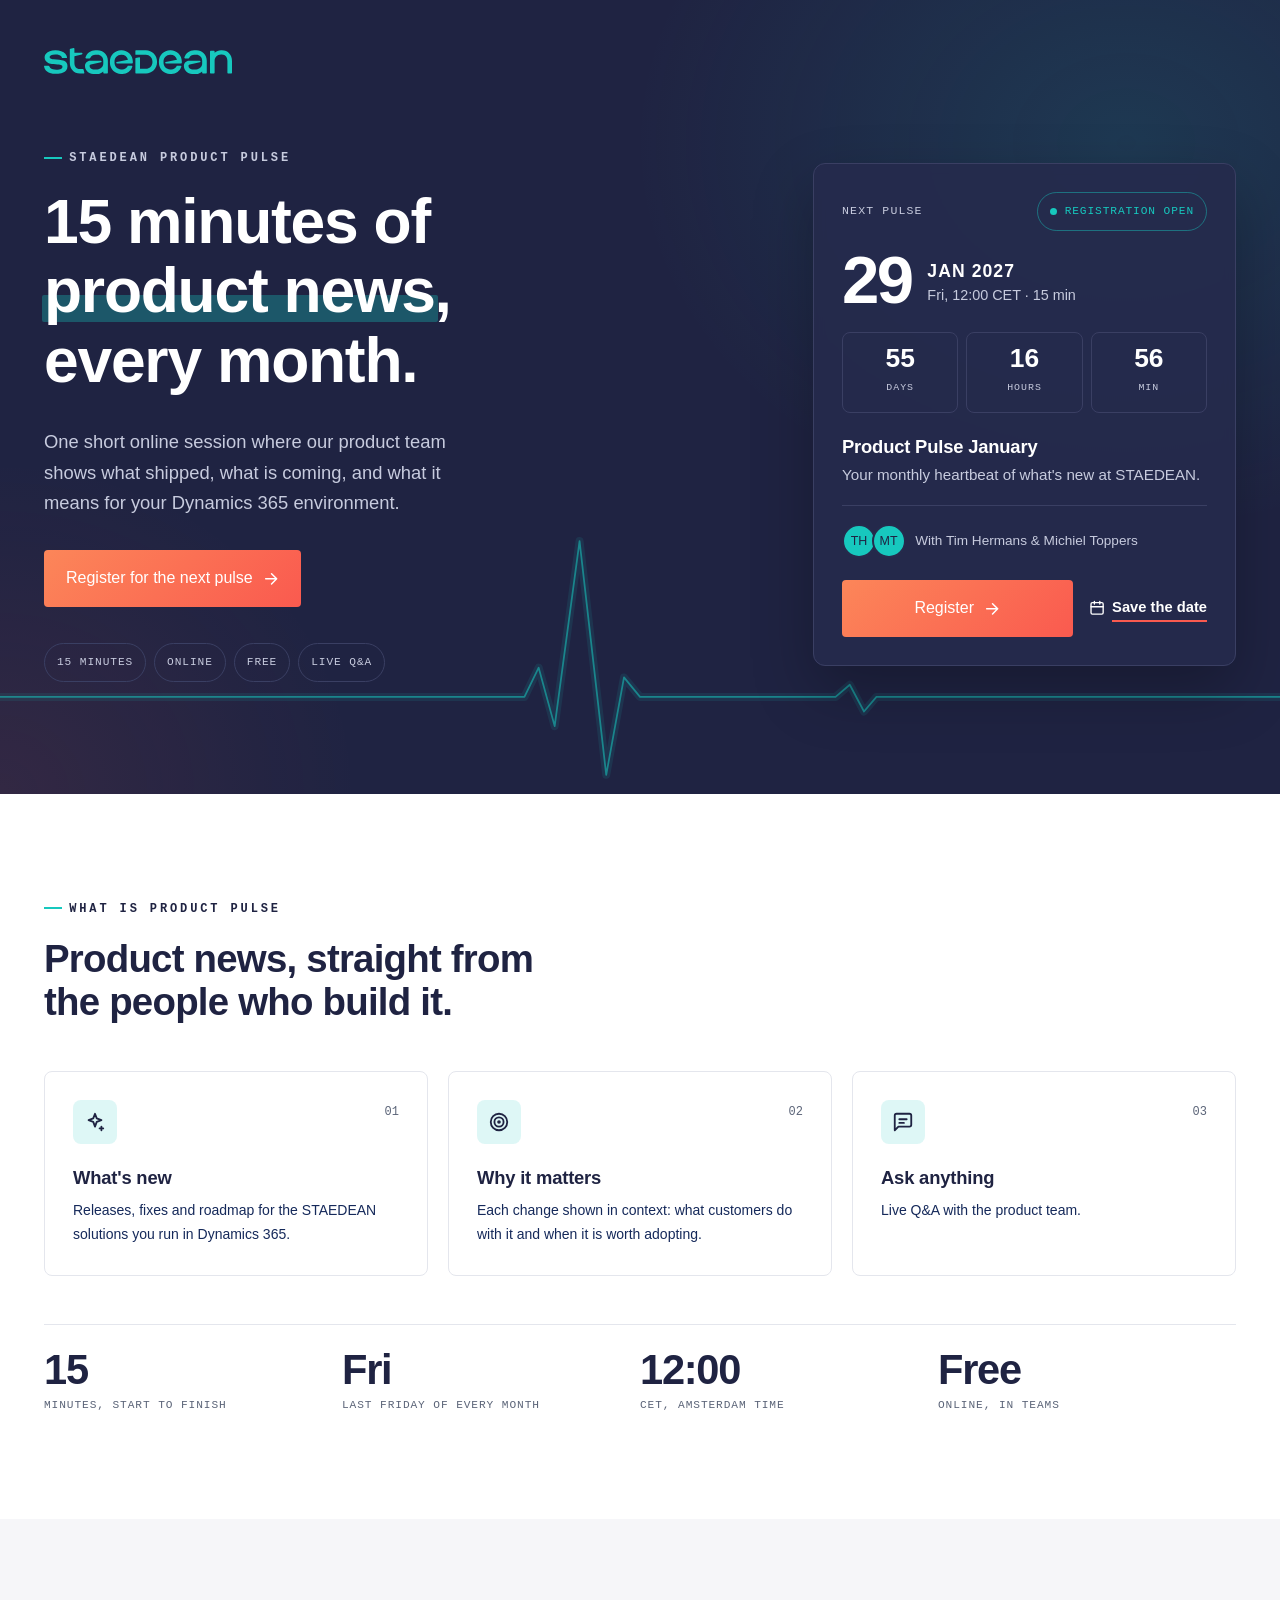
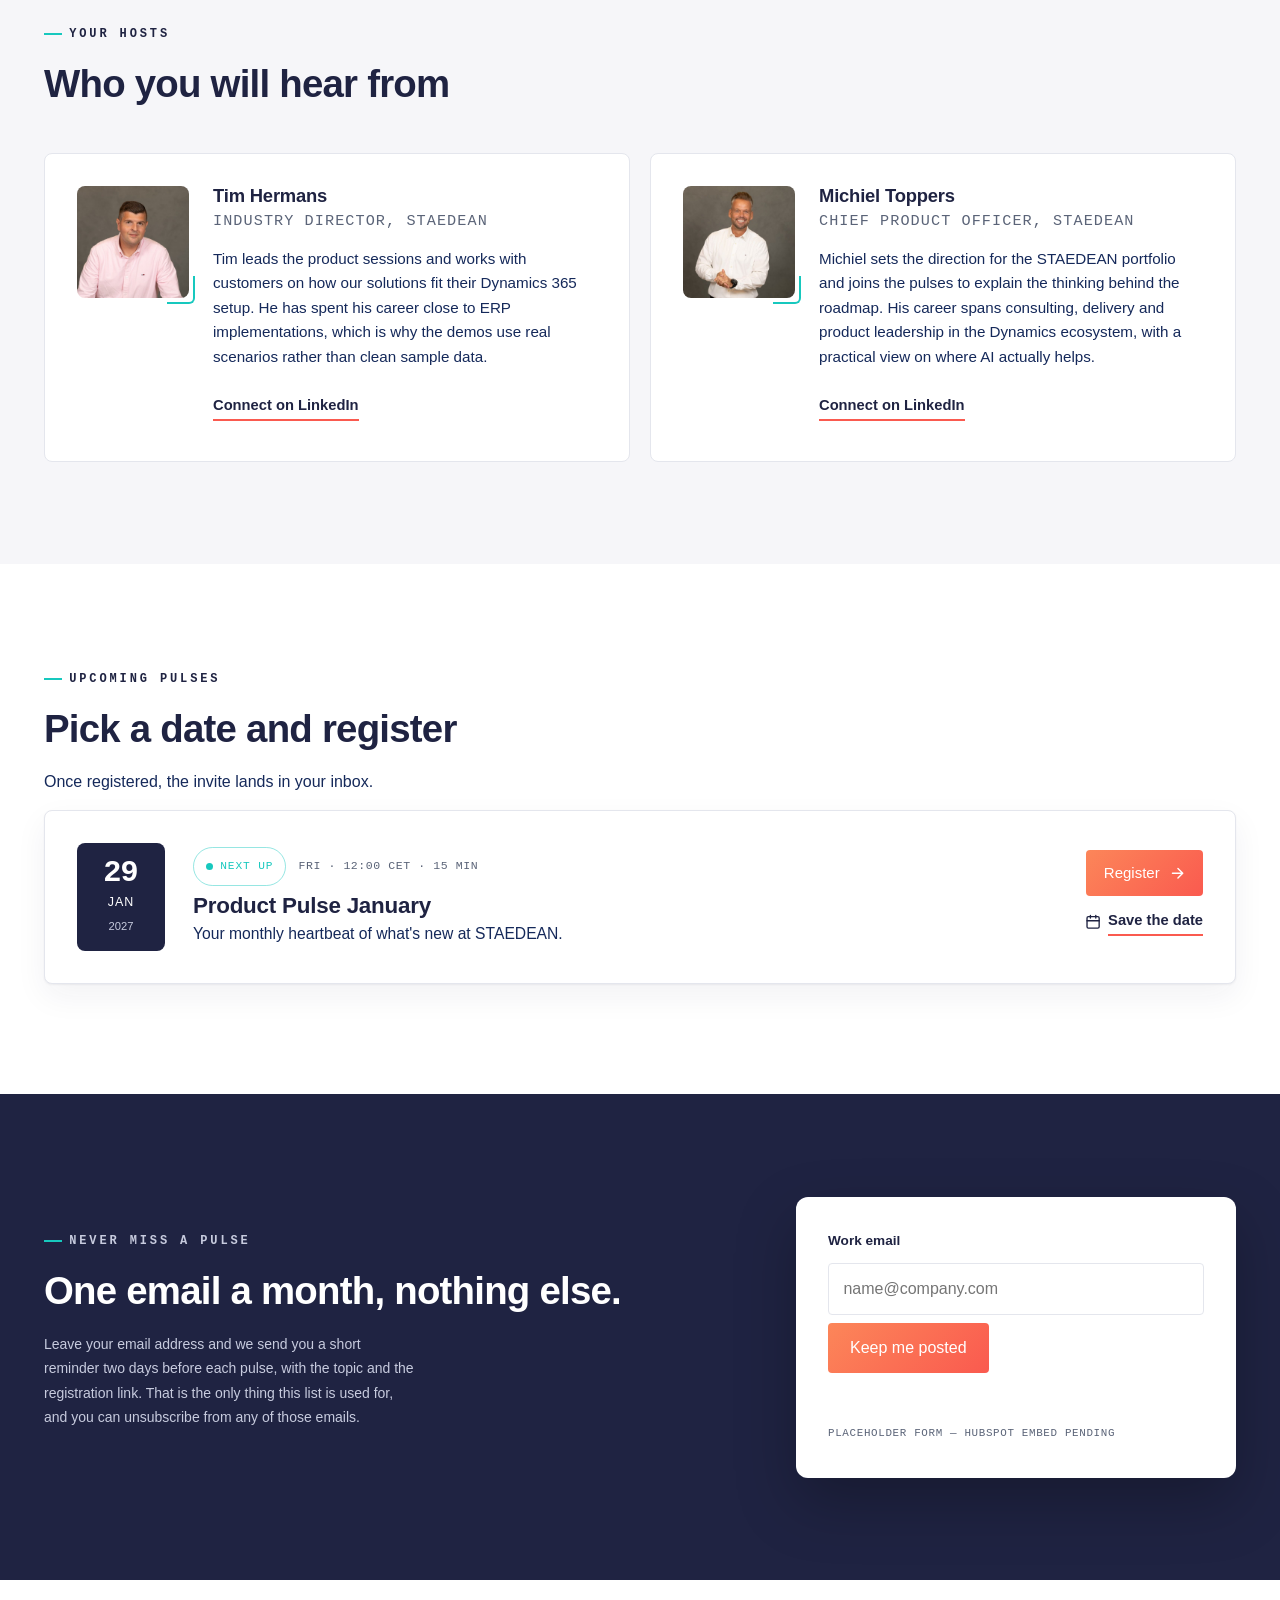
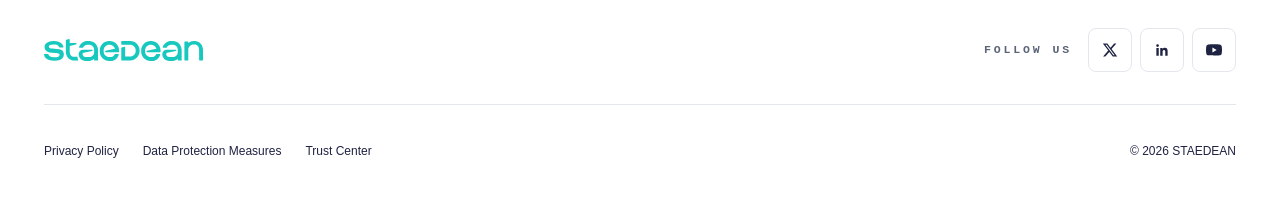
<file: site/index.html>
<!DOCTYPE html>
<html lang="en" data-theme="staedean">
<head>
<meta charset="utf-8">
<meta name="viewport" content="width=device-width, initial-scale=1">
<title>STAEDEAN Product Pulse — 15 minutes of product news, every month</title>
<meta name="description" content="STAEDEAN Product Pulse is a free 15-minute live online session with product news for Dynamics 365 Finance &amp; Supply Chain Management and Business Central. Register for the next pulse.">

<!-- Open Graph / social -->
<meta property="og:type" content="website">
<meta property="og:site_name" content="STAEDEAN">
<meta property="og:title" content="STAEDEAN Product Pulse">
<meta property="og:description" content="15 minutes of product news, live, every month. Free and online.">
<meta property="og:url" content="https://pulse.staedean.com/">
<meta property="og:image" content="https://pulse.staedean.com/assets/logo-staedean.svg">
<meta property="og:locale" content="en_GB">
<meta name="twitter:card" content="summary_large_image">
<meta name="twitter:title" content="STAEDEAN Product Pulse">
<meta name="twitter:description" content="15 minutes of product news, live, every month. Free and online.">

<!--
  GitHub Pages cannot set custom HTTP response headers, so the Content-Security-Policy
  that used to live in the previous hosting platform's config file is carried
  here as a meta tag instead. Directives are unchanged EXCEPT `frame-ancestors`, which
  is dropped because it has no effect in a <meta> CSP (it is only honored as an HTTP
  response header) - see docs/03-hosting-and-monthly-ops.md for the clickjacking
  implication and mitigation notes. If a new third-party host is ever needed
  (script/style/img/connect/frame), update this tag, not a config file.
-->
<meta http-equiv="Content-Security-Policy" content="default-src 'self'; script-src 'self' 'unsafe-inline' https://*.hubspot.com https://*.hs-scripts.com https://*.hsforms.net https://*.hs-analytics.net https://*.hsadspixel.net https://*.hscollectedforms.net https://*.usemessages.com https://*.hs-banner.com https://www.googletagmanager.com https://*.google-analytics.com https://snap.licdn.com https://*.licdn.com; style-src 'self' 'unsafe-inline' https://fonts.googleapis.com; font-src 'self' https://fonts.gstatic.com https://staedean.com; img-src 'self' data: https://img.youtube.com https://i.ytimg.com https://*.hubspot.com https://*.hsforms.com https://*.hubspotusercontent.com https://*.google-analytics.com https://*.googletagmanager.com https://*.google.com https://*.doubleclick.net https://px.ads.linkedin.com https://*.licdn.com; connect-src 'self' https://*.hubspot.com https://*.hubapi.com https://*.hsforms.com https://*.hscollectedforms.net https://*.hs-banner.com https://*.google-analytics.com https://*.googletagmanager.com https://*.google.com https://*.doubleclick.net https://px.ads.linkedin.com; frame-src https://td.doubleclick.net https://www.googletagmanager.com https://www.youtube.com https://www.youtube-nocookie.com https://*.hubspot.com https://*.hsforms.com; base-uri 'self'; form-action 'self' https://*.hsforms.com">

<link rel="icon" href="./assets/favicon.svg" type="image/svg+xml">
<link rel="canonical" href="https://pulse.staedean.com/">
<link rel="preconnect" href="https://staedean.com" crossorigin>
<link rel="preconnect" href="https://fonts.googleapis.com">
<link rel="preconnect" href="https://fonts.gstatic.com" crossorigin>
<link href="https://fonts.googleapis.com/css2?family=JetBrains+Mono:wght@400;500;700&display=swap" rel="stylesheet">
<!-- Brand tokens (colours, fonts, spacing, radii). Marketing's edit surface — see docs/05-brand-changes-for-marketing.md -->
<link rel="stylesheet" href="./theme.css">

<style>
@font-face { font-family: "Gilroy SemiBold"; src: url("https://staedean.com/hubfs/raw_assets/public/StaedeanTheme/fonts/gilroy-semibold.woff2") format("woff2"); font-weight: 400; font-display: swap; }
@font-face { font-family: "Gilroy Medium"; src: url("https://staedean.com/hubfs/raw_assets/public/StaedeanTheme/fonts/gilroy-medium.woff2") format("woff2"); font-weight: 400; font-display: swap; }

/* Consumes theme.css tokens only. Colour rule of thumb on this page:
   coral = things you can click (CTA fill, hover borders, focus);
   teal  = decorative signal marks (pulse line, eyebrow dash, season progress, h-mark). */

/* ---------- base ---------- */
*, *::before, *::after { box-sizing: border-box; }
html, body { overflow-x: clip; }
html { scroll-behavior: smooth; scroll-padding-top: 5rem; }
body {
  margin: 0; background: var(--color-paper); color: var(--color-ink-2);
  font-family: var(--font-body); font-size: var(--body-font-size); line-height: var(--body-line-height);
  -webkit-font-smoothing: antialiased;
}
h1, h2, h3 { font-family: var(--font-display); color: var(--color-ink); letter-spacing: -0.02em; line-height: 1.12; margin: 0 0 0.5em; font-weight: 700; }
h1, h2 { text-wrap: balance; }
h1 { font-size: clamp(2.3rem, 5.6vw, 3.9rem); }
h2 { font-size: clamp(1.6rem, 3.2vw, 2.4rem); }
h3 { font-size: 1.15rem; letter-spacing: -0.01em; }
p { margin: 0 0 1rem; }
a { color: var(--color-coral); }
img { max-width: 100%; }
svg.i { width: 1.1em; height: 1.1em; flex: none; fill: none; stroke: currentColor; stroke-width: 2; stroke-linecap: round; stroke-linejoin: round; }

.shell { max-width: var(--shell); margin-inline: auto; padding-inline: 1.5rem; position: relative; }
section { padding-block: clamp(4rem, 8vw, 6.5rem); }
.section-head { max-width: 46rem; }
.section-head p { font-size: 1rem; }

.eyebrow {
  font-family: var(--font-mono); text-transform: uppercase; letter-spacing: var(--eyebrow-letter-spacing);
  font-size: 0.75rem; font-weight: 700; color: var(--color-ink); margin: 0 0 1rem; display: block;
}
.eyebrow::before { content: ""; display: inline-block; width: 1.5em; height: 2px; margin-right: 0.6em; vertical-align: middle; background: var(--color-teal); }

.h-mark { position: relative; white-space: nowrap; z-index: 0; }
.h-mark::after {
  content: ""; position: absolute; left: -0.04em; right: -0.04em; bottom: 0.04em; height: 0.44em;
  background: var(--color-teal); opacity: 0.32; border-radius: 2px; z-index: -1;
  transform-origin: left; animation: mark-in 900ms var(--ease-out) 500ms both;
}
@keyframes mark-in { from { transform: scaleX(0); } to { transform: scaleX(1); } }

:focus-visible { outline: 2px solid var(--color-focus); outline-offset: 3px; border-radius: 3px; }
.skip-link { position: absolute; left: -9999px; top: 0; z-index: 99; background: var(--color-navy); color: #fff; padding: 0.7rem 1.1rem; }
.skip-link:focus { left: 0; }
.visually-hidden { position: absolute; width: 1px; height: 1px; overflow: hidden; clip-path: inset(50%); white-space: nowrap; }

/* ---------- buttons, chips, links ---------- */
.btn {
  display: inline-flex; align-items: center; justify-content: center; gap: 0.55rem;
  font-family: var(--font-body); font-size: 16px; padding: 16px 22px; min-height: 48px;
  border-radius: var(--radius-input); border: none; text-decoration: none; cursor: pointer; white-space: nowrap;
  transition: box-shadow var(--dur-fast) var(--ease-out), transform var(--dur-fast) var(--ease-out);
}
.btn--sm { font-size: 15px; padding: 11px 18px; min-height: 44px; }
.btn--primary { background: var(--btn-primary-bg); color: var(--btn-primary-color); }
.btn--primary:hover { box-shadow: 0 6px 18px rgba(250, 90, 79, 0.35), 0 1px 4px rgba(250, 90, 79, 0.45); transform: translateY(-1px); }
.btn--primary:active { transform: translateY(0); box-shadow: none; }
.btn--primary .i { transition: transform var(--dur-fast) var(--ease-out); }
.btn--primary:hover .i { transform: translateX(3px); }
.btn--ghost { background: transparent; color: var(--color-ink); padding-inline: 4px; text-decoration: underline; text-decoration-color: transparent; text-underline-offset: 5px; }
.btn--ghost:hover { text-decoration-color: currentColor; }
.on-band .btn--ghost { color: var(--band-ink); }

.chip {
  display: inline-flex; align-items: center; gap: 0.45rem; font-family: var(--font-mono); font-size: 0.7rem;
  text-transform: uppercase; letter-spacing: 0.08em; padding: 0.4rem 0.75rem; border-radius: var(--radius-pill);
  border: 1px solid var(--color-rule); color: var(--color-muted); white-space: nowrap;
}
.chip--live { border-color: color-mix(in srgb, var(--color-teal) 45%, transparent); color: var(--color-teal); }
.chip--live::before { content: ""; width: 7px; height: 7px; border-radius: 50%; background: currentColor; }
.chip--alert { border-color: var(--color-alert); color: var(--color-alert); }
.on-band .chip { border-color: var(--band-rule); color: var(--band-ink-2); }
.on-band .chip--live { color: var(--color-teal); border-color: color-mix(in srgb, var(--color-teal) 45%, transparent); }

.link-accent {
  display: inline-flex; align-items: center; gap: 0.45rem; min-height: 44px;
  color: var(--color-ink); text-decoration: none; font-weight: 600; font-size: 0.92rem;
}
.link-accent span { border-bottom: 2px solid var(--color-coral); padding-bottom: 1px; transition: border-color var(--dur-fast) var(--ease-out); }
.link-accent:hover span { border-bottom-color: var(--color-ink); }
.on-band .link-accent { color: var(--band-ink); }
.on-band .link-accent:hover span { border-bottom-color: var(--band-ink); }

/* ---------- sticky top bar (appears once the hero scrolls away) ---------- */
.topbar {
  position: fixed; inset: 0 0 auto; z-index: 50;
  background: color-mix(in srgb, var(--color-paper) 88%, transparent);
  backdrop-filter: saturate(1.4) blur(12px); -webkit-backdrop-filter: saturate(1.4) blur(12px);
  border-bottom: 1px solid var(--color-rule);
  transform: translateY(-105%); transition: transform var(--dur-base) var(--ease-out);
}
.topbar.is-on { transform: none; }
.topbar__in { display: flex; align-items: center; gap: 1.5rem; min-height: 64px; }
.topbar__logo { display: block; padding-block: 12px; }
.topbar__logo img { height: 20px; width: auto; display: block; }
.topbar__nav { display: none; gap: 0.25rem; list-style: none; margin: 0 auto; padding: 0; }
.topbar__nav a {
  display: block; padding: 0.6rem 0.8rem; color: var(--color-ink); text-decoration: none; font-size: 0.9rem;
  position: relative;
}
.topbar__nav a::after {
  content: ""; position: absolute; left: 0.8rem; right: 0.8rem; bottom: 0.3rem; height: 2px;
  background: var(--color-teal); transform: scaleX(0); transform-origin: left; transition: transform var(--dur-base) var(--ease-out);
}
.topbar__nav a:hover::after, .topbar__nav a[aria-current="true"]::after { transform: scaleX(1); }
.topbar__cta { margin-left: auto; display: flex; align-items: center; gap: 1rem; }
.topbar__next { font-family: var(--font-mono); font-size: 0.72rem; text-transform: uppercase; letter-spacing: 0.08em; color: var(--color-muted); display: none; }
@media (min-width: 900px) { .topbar__nav { display: flex; } .topbar__cta { margin-left: 0; } .topbar__next { display: inline; } }

/* ---------- hero ---------- */
.band-galaxy { background: var(--band-bg); color: var(--band-ink-2); }
.band-galaxy h1, .band-galaxy h2, .band-galaxy h3 { color: var(--band-ink); }
.band-galaxy .eyebrow { color: var(--band-ink-2); }

.hero {
  position: relative; overflow: hidden; padding-block: clamp(2rem, 4vw, 3rem) clamp(4rem, 9vw, 7rem);
  background:
    radial-gradient(55% 70% at 88% 18%, color-mix(in srgb, var(--color-teal) 13%, transparent), transparent 70%),
    radial-gradient(40% 60% at 0% 100%, color-mix(in srgb, var(--color-coral) 9%, transparent), transparent 70%),
    var(--band-bg);
}
.hero__pulse { position: absolute; inset: auto 0 0 0; width: 100%; height: 46%; pointer-events: none; z-index: 0; }
.hero__pulse path { fill: none; stroke: var(--color-teal); vector-effect: non-scaling-stroke; stroke-linejoin: round; }
.hero__pulse .glow { stroke-width: 8; opacity: 0.10; }
.hero__pulse .line { stroke-width: 1.75; opacity: 0.55; }
.hero__pulse path { stroke-dasharray: 1; stroke-dashoffset: 1; animation: draw 2.4s var(--ease-out) 300ms forwards; }
@keyframes draw { to { stroke-dashoffset: 0; } }

.hero__brand { display: flex; align-items: center; justify-content: space-between; gap: 1rem; margin-bottom: clamp(2.5rem, 6vw, 4.5rem); position: relative; z-index: 1; }
.hero__brand img { height: 26px; width: auto; display: block; }
.hero__grid { display: grid; gap: clamp(2.5rem, 5vw, 4rem); grid-template-columns: 1fr; position: relative; z-index: 1; }
@media (min-width: 900px) { .hero__grid { grid-template-columns: minmax(0, 1.25fr) minmax(340px, 0.75fr); align-items: center; } }
.hero__sub { font-size: 1.15rem; line-height: 1.65; max-width: 44ch; color: var(--band-ink-2); }
.hero__actions { display: flex; flex-wrap: wrap; align-items: center; gap: 0.75rem 1.25rem; margin-top: 2rem; }
.hero__facts { display: flex; flex-wrap: wrap; gap: 0.5rem; list-style: none; padding: 0; margin: 2.25rem 0 0; }

/* next-pulse card */
.next {
  background: color-mix(in srgb, var(--band-bg-2) 88%, transparent);
  border: 1px solid var(--band-rule); border-radius: calc(var(--radius-card) + 4px);
  padding: 1.75rem; backdrop-filter: blur(6px);
  box-shadow: 0 24px 60px rgba(0, 0, 0, 0.25);
}
.next__top { display: flex; justify-content: space-between; align-items: center; gap: 1rem; margin-bottom: 1.25rem; }
.next__label { white-space: nowrap; font-family: var(--font-mono); font-size: 0.72rem; text-transform: uppercase; letter-spacing: 0.1em; color: var(--band-ink-2); }
.next__date { display: flex; align-items: flex-end; gap: 1rem; }
.next__day { font-family: var(--font-display); font-weight: 700; font-size: 4.2rem; line-height: 0.85; color: var(--band-ink); letter-spacing: -0.04em; font-variant-numeric: tabular-nums; }
.next__mon { font-family: var(--font-display); font-weight: 700; font-size: 1.1rem; text-transform: uppercase; letter-spacing: 0.06em; color: var(--band-ink); }
.next__when { font-size: 0.9rem; color: var(--band-ink-2); }
.count { display: grid; grid-template-columns: repeat(3, 1fr); gap: 0.5rem; margin: 1.5rem 0; }
.count div { border: 1px solid var(--band-rule); border-radius: var(--radius-card); padding: 0.7rem 0.5rem; text-align: center; }
.count b { display: block; font-family: var(--font-display); font-size: 1.65rem; line-height: 1.1; color: var(--band-ink); font-variant-numeric: tabular-nums; }
.count span { font-family: var(--font-mono); font-size: 0.62rem; text-transform: uppercase; letter-spacing: 0.1em; color: var(--band-ink-2); }
.next__title { font-size: 1.15rem; margin: 0 0 0.35rem; }
.next__teaser { font-size: 0.95rem; color: var(--band-ink-2); margin: 0; }
.next__people { display: flex; align-items: center; gap: 0.6rem; margin-top: 1.1rem; padding-top: 1.1rem; border-top: 1px solid var(--band-rule); font-size: 0.85rem; }
.avatar {
  width: 34px; height: 34px; border-radius: 50%; flex: none; display: grid; place-items: center;
  font-family: var(--font-display); font-size: 0.78rem; color: var(--color-navy); background: var(--color-teal);
  border: 2px solid var(--band-bg-2);
}
.avatar + .avatar { margin-left: -14px; }
.next__actions { display: flex; flex-wrap: wrap; align-items: center; gap: 0.5rem 1rem; margin-top: 1.4rem; }
.next__actions .btn { flex: 1 1 auto; }

/* ---------- what ---------- */
.cols { display: grid; gap: 1.25rem; grid-template-columns: 1fr; margin-top: 3rem; list-style: none; padding: 0; }
@media (min-width: 760px) { .cols { grid-template-columns: repeat(3, 1fr); } }
.feature { border: 1px solid var(--color-rule); border-radius: var(--radius-card); padding: 1.75rem; position: relative; }
.feature__icon {
  width: 44px; height: 44px; border-radius: var(--radius-card); display: grid; place-items: center; margin-bottom: 1.5rem;
  background: color-mix(in srgb, var(--color-teal) 14%, transparent); color: var(--color-navy);
}
.feature__icon .i { width: 22px; height: 22px; }
.feature__n { position: absolute; top: 1.75rem; right: 1.75rem; font-family: var(--font-mono); font-size: 0.75rem; color: var(--color-muted); }
.feature p { margin: 0; }
.facts { display: grid; grid-template-columns: repeat(2, 1fr); margin-top: 3rem; border-top: 1px solid var(--color-rule); }
@media (min-width: 760px) { .facts { grid-template-columns: repeat(4, 1fr); } }
.facts div { padding: 1.5rem 1rem 0 0; }
.facts b { display: block; font-family: var(--font-display); font-size: clamp(1.9rem, 4vw, 2.6rem); line-height: 1; color: var(--color-ink); font-variant-numeric: tabular-nums; letter-spacing: -0.03em; }
.facts span { font-family: var(--font-mono); font-size: 0.7rem; text-transform: uppercase; letter-spacing: 0.08em; color: var(--color-muted); }

/* ---------- speakers ---------- */
.band-paper-2 { background: var(--color-paper-2); }
.speakers { display: grid; gap: 1.25rem; grid-template-columns: 1fr; margin-top: 3rem; }
@media (min-width: 760px) { .speakers { grid-template-columns: repeat(2, 1fr); } }
.speaker { display: grid; grid-template-columns: 112px 1fr; gap: 1.5rem; align-items: start; background: var(--color-paper); border: 1px solid var(--color-rule); border-radius: var(--radius-card); padding: 2rem; }
@media (max-width: 480px) { .speaker { grid-template-columns: 1fr; } }
.speaker__photo { position: relative; width: 112px; }
.speaker__photo img { width: 112px; height: 112px; border-radius: var(--radius-card); object-fit: cover; display: block; }
.speaker__photo::after { content: ""; position: absolute; right: -6px; bottom: -6px; width: 28px; height: 28px; border-right: 2px solid var(--color-teal); border-bottom: 2px solid var(--color-teal); border-radius: 0 0 6px 0; }
.speaker h3 { margin-bottom: 0.15rem; }
.speaker__role { font-family: var(--font-mono); font-size: 0.72rem; text-transform: uppercase; letter-spacing: 0.07em; color: var(--color-muted); margin: 0 0 0.8rem; }
.speaker p { font-size: 0.95rem; }

/* ---------- season timeline ---------- */
.season { margin-top: 3rem; border: 1px solid var(--color-rule); border-radius: var(--radius-card); padding: 1.5rem 1.5rem 1.25rem; }
.season__head { display: flex; justify-content: space-between; align-items: baseline; gap: 1rem; flex-wrap: wrap; margin-bottom: 1.25rem; }
.season__head h3 { margin: 0; font-size: 1rem; }
.season__head span { font-family: var(--font-mono); font-size: 0.72rem; text-transform: uppercase; letter-spacing: 0.08em; color: var(--color-muted); }
.season__frame { overflow-x: auto; scroll-snap-type: x proximity; margin-inline: -0.5rem; padding: 0.25rem 0.5rem 0.5rem; }
.season__track { --n: 8; --p: 0; position: relative; display: grid; grid-template-columns: repeat(var(--n), minmax(64px, 1fr)); list-style: none; margin: 0; padding: 0; min-width: calc(var(--n) * 64px); }
.season__track::before, .season__track::after {
  content: ""; position: absolute; top: 21px; height: 2px; left: calc(50% / var(--n));
}
.season__track::before { right: calc(50% / var(--n)); background: var(--color-rule); }
.season__track::after { width: calc((100% - 100% / var(--n)) * var(--p)); background: var(--color-teal); transition: width 1.2s var(--ease-out); }
.season__track li { scroll-snap-align: center; }
.node {
  display: flex; flex-direction: column; align-items: center; gap: 0.5rem; padding: 0.25rem 0 0.4rem;
  text-decoration: none; color: var(--color-muted); position: relative; z-index: 1; border-radius: var(--radius-card);
  min-height: 44px;
}
.node__dot {
  width: 36px; height: 36px; border-radius: 50%; display: grid; place-items: center; background: var(--color-paper);
  border: 2px solid var(--color-rule); font-family: var(--font-display); font-size: 0.78rem; color: var(--color-ink);
  transition: transform var(--dur-fast) var(--ease-out), border-color var(--dur-fast) var(--ease-out);
}
.node__m { font-family: var(--font-mono); font-size: 0.68rem; text-transform: uppercase; letter-spacing: 0.08em; }
.node:hover .node__dot, .node:focus-visible .node__dot, .node.is-sel .node__dot { transform: scale(1.12); border-color: var(--color-coral); }
.node.is-past .node__dot { background: var(--color-navy); border-color: var(--color-navy); color: #fff; }
.node.is-next .node__dot { border-color: var(--color-teal); box-shadow: 0 0 0 5px color-mix(in srgb, var(--color-teal) 22%, transparent); }
.node.is-next .node__m { color: var(--color-ink); font-weight: 700; }
.node.is-cancelled .node__dot { border-style: dashed; color: var(--color-muted); text-decoration: line-through; }
.season__readout { display: flex; gap: 0.75rem; align-items: baseline; flex-wrap: wrap; margin-top: 0.75rem; padding-top: 1rem; border-top: 1px solid var(--color-rule); min-height: 3.2rem; }
.season__readout b { font-family: var(--font-display); color: var(--color-ink); font-weight: 400; }
.season__readout .when { font-family: var(--font-mono); font-size: 0.72rem; text-transform: uppercase; letter-spacing: 0.08em; color: var(--color-muted); }

/* ---------- upcoming list ---------- */
.hint { display: flex; gap: 0.5rem; align-items: center; color: var(--color-muted); font-size: 0.88rem; margin: 2rem 0 0; }
.sessions { list-style: none; margin: 1rem 0 0; padding: 0; }
.session {
  display: grid; gap: 1rem 1.75rem; grid-template-columns: 1fr; padding: 1.5rem; margin-inline: -1.5rem;
  border-top: 1px solid var(--color-rule); border-radius: var(--radius-card);
  transition: background-color var(--dur-base) var(--ease-out);
}
.session:last-child { border-bottom: 1px solid var(--color-rule); }
@media (min-width: 760px) { .session { grid-template-columns: 88px minmax(0, 1fr) auto; align-items: center; } }
.session:target, .session.is-flash { background: color-mix(in srgb, var(--color-teal) 9%, transparent); }
.session--next {
  border: 1px solid var(--color-rule); background: var(--color-paper); margin-block: 0.5rem; margin-inline: 0;
  box-shadow: 0 1px 2px rgba(31, 35, 66, 0.06), 0 12px 32px rgba(31, 35, 66, 0.06);
}
@media (min-width: 760px) { .session--next { padding: 2rem; } }
.session--next + .session { border-top: none; }
.date-block { width: 88px; text-align: center; border: 1px solid var(--color-rule); border-radius: var(--radius-card); padding: 0.7rem 0.25rem; background: var(--color-paper); }
.date-block b { display: block; font-family: var(--font-display); font-size: 1.9rem; line-height: 1; color: var(--color-ink); font-variant-numeric: tabular-nums; }
.date-block span { display: block; font-family: var(--font-display); font-size: 0.78rem; text-transform: uppercase; letter-spacing: 0.08em; color: var(--color-ink); margin-top: 0.25rem; }
.date-block small { display: block; font-size: 0.7rem; color: var(--color-muted); }
.session--next .date-block { border-color: transparent; background: var(--color-navy); }
.session--next .date-block b, .session--next .date-block span { color: #fff; }
.session--next .date-block small { color: var(--band-ink-2); }
.session__meta { display: flex; flex-wrap: wrap; align-items: center; gap: 0.4rem 0.75rem; font-family: var(--font-mono); font-size: 0.72rem; letter-spacing: 0.05em; text-transform: uppercase; color: var(--color-muted); margin: 0 0 0.4rem; }
.session__title { margin: 0 0 0.3rem; }
.session--next .session__title { font-size: 1.4rem; }
.session__teaser { margin: 0; font-size: 0.98rem; max-width: 60ch; }
.session__action { display: flex; flex-wrap: wrap; align-items: center; gap: 0.25rem 1rem; }
@media (min-width: 760px) { .session__action { flex-direction: column; align-items: flex-end; } }
.session--cancelled .session__title { text-decoration: line-through; color: var(--color-muted); }

/* ---------- past ---------- */
.past-grid { display: grid; gap: 1.25rem; grid-template-columns: 1fr; margin-top: 3rem; padding: 0; list-style: none; }
@media (min-width: 620px) { .past-grid { grid-template-columns: repeat(2, 1fr); } }
@media (min-width: 960px) { .past-grid { grid-template-columns: repeat(3, 1fr); } }
.past-card {
  position: relative; border: 1px solid var(--color-rule); border-radius: var(--radius-card); overflow: hidden;
  display: flex; flex-direction: column; background: var(--color-paper);
  transition: border-color var(--dur-base) var(--ease-out), transform var(--dur-base) var(--ease-out), box-shadow var(--dur-base) var(--ease-out);
}
.past-card.has-video:hover { border-color: var(--color-coral); transform: translateY(-3px); box-shadow: 0 14px 34px rgba(31, 35, 66, 0.10); }
.thumb { position: relative; aspect-ratio: 16 / 9; overflow: hidden; background: var(--band-bg); }
.thumb img { width: 100%; height: 100%; object-fit: cover; display: block; transition: transform 600ms var(--ease-out); }
.past-card.has-video:hover .thumb img { transform: scale(1.04); }
.thumb__play {
  position: absolute; inset: 0; margin: auto; width: 58px; height: 58px; border-radius: 50%; display: grid; place-items: center;
  background: var(--btn-primary-bg); color: #fff; box-shadow: 0 8px 24px rgba(0, 0, 0, 0.3);
  transition: transform var(--dur-base) var(--ease-out);
}
.past-card.has-video:hover .thumb__play { transform: scale(1.1); }
.thumb__play svg { width: 20px; height: 20px; margin-left: 3px; fill: currentColor; }
.thumb--empty { display: grid; place-items: center; align-content: center; gap: 0.25rem; color: var(--band-ink-2); }
.thumb--empty svg { position: absolute; inset: auto 0 8% 0; width: 100%; height: 30%; }
.thumb--empty svg path { fill: none; stroke: var(--color-teal); stroke-width: 1.5; opacity: 0.5; vector-effect: non-scaling-stroke; }
.thumb--empty span { position: relative; font-family: var(--font-mono); font-size: 0.7rem; text-transform: uppercase; letter-spacing: 0.1em; }
.past-card__body { padding: 1.5rem 1.75rem 1.75rem; display: flex; flex-direction: column; gap: 0.4rem; flex: 1; }
.past-card .past-card__date { font-family: var(--font-mono); font-size: 0.72rem; text-transform: uppercase; letter-spacing: 0.07em; color: var(--color-muted); margin: 0; }
.past-card h3 { font-size: 1.05rem; margin: 0; }
.past-card p { font-size: 0.92rem; margin: 0; }
.past-card__link { margin-top: auto; padding-top: 0.5rem; }
.past-card__link a::after { content: ""; position: absolute; inset: 0; } /* whole card clickable */
.show-all { margin-top: 2rem; }

/* ---------- subscribe ---------- */
.band-sapphire { background: var(--color-paper-band); color: var(--band-ink-2); position: relative; overflow: hidden; }
.band-sapphire h2 { color: var(--band-ink); }
.band-sapphire .eyebrow { color: var(--band-ink-2); }
.subscribe__grid { display: grid; gap: 2.5rem; grid-template-columns: 1fr; align-items: center; }
@media (min-width: 860px) { .subscribe__grid { grid-template-columns: minmax(0, 1fr) minmax(320px, 440px); } }
.subscribe p { max-width: 48ch; }
.form-slot { background: var(--color-paper); color: var(--color-ink); border-radius: calc(var(--radius-card) + 4px); padding: 2rem; box-shadow: 0 24px 60px rgba(0, 0, 0, 0.25); }
.form-fallback { display: grid; gap: 0.6rem; }
.form-fallback label { font-size: 0.85rem; font-weight: 600; }
.field { display: flex; gap: 0.5rem; flex-wrap: wrap; }
.field input {
  flex: 1 1 200px; font: inherit; font-size: 16px; padding: 0.8rem 0.9rem; min-height: 48px; border-radius: var(--radius-input);
  border: 1px solid var(--color-rule); background: #fff; color: inherit;
  transition: border-color var(--dur-fast) var(--ease-out), box-shadow var(--dur-fast) var(--ease-out);
}
.field input:focus { outline: none; border-color: var(--color-coral); box-shadow: 0 0 0 3px color-mix(in srgb, var(--color-coral) 22%, transparent); }
.field input[aria-invalid="true"] { border-color: var(--color-alert); }
.form-msg { font-size: 0.85rem; margin: 0.25rem 0 0; min-height: 1.4em; color: var(--color-muted); }
.form-msg.is-error { color: #C8362C; }
.form-slot__note { font-family: var(--font-mono); font-size: 0.68rem; text-transform: uppercase; letter-spacing: 0.06em; color: var(--color-muted); margin: 1rem 0 0; }

/* ---------- footer ---------- */
.footer { padding-block: 3rem; background: var(--color-paper); color: var(--color-ink); }
.footer__grid { display: flex; flex-wrap: wrap; gap: 1.5rem 2.5rem; align-items: center; justify-content: space-between; }
.footer img { height: 22px; width: auto; display: block; }
.footer__follow { display: flex; flex-wrap: wrap; align-items: center; gap: 1rem; }
.footer__follow-label { font-family: var(--font-mono); font-size: 0.72rem; font-weight: 700; text-transform: uppercase; letter-spacing: var(--eyebrow-letter-spacing); color: var(--color-muted); }
.footer__social { display: flex; gap: 0.5rem; list-style: none; margin: 0; padding: 0; }
.footer__social a { display: inline-flex; align-items: center; justify-content: center; width: 44px; height: 44px; border-radius: var(--radius-card); color: var(--color-ink); border: 1px solid var(--color-rule); transition: color var(--dur-fast) var(--ease-out), border-color var(--dur-fast) var(--ease-out); }
.footer__social a:hover { color: var(--color-coral); border-color: var(--color-coral); }
.footer__social svg { width: 16px; height: 16px; fill: currentColor; display: block; }
.footer__fine { margin-top: 2rem; padding-top: 1.5rem; border-top: 1px solid var(--color-rule); font-size: 12px; display: flex; flex-wrap: wrap; gap: 0.5rem 2rem; justify-content: space-between; align-items: center; }
.footer__legal { display: flex; flex-wrap: wrap; gap: 0.25rem 1.5rem; list-style: none; margin: 0; padding: 0; }
.footer__legal a { display: inline-block; padding-block: 0.6rem; color: var(--color-ink); text-decoration: none; }
.footer__legal a:hover { color: var(--color-coral); }

/* ---------- states ---------- */
.state { border: 1px dashed var(--color-rule); border-radius: var(--radius-card); padding: 1.5rem; color: var(--color-muted); font-size: 0.95rem; margin-top: 2.5rem; }
.state--error { border-style: solid; border-color: var(--color-alert); color: var(--color-ink-2); }
.state--error strong { color: var(--color-alert); }
.skeleton { height: 1em; border-radius: 4px; background: linear-gradient(90deg, var(--band-rule), var(--band-bg-2), var(--band-rule)); background-size: 200% 100%; animation: shimmer 1.4s linear infinite; }
@keyframes shimmer { to { background-position: -200% 0; } }

/* ---------- reveal (staggered) ---------- */
.reveal > * { opacity: 0; transform: translateY(14px); transition: opacity 600ms var(--ease-out), transform 600ms var(--ease-out); transition-delay: calc(var(--i, 0) * 70ms); }
.reveal.is-in > * { opacity: 1; transform: none; }

@media (prefers-reduced-motion: reduce) {
  html { scroll-behavior: auto; }
  *, *::before, *::after { animation-duration: 1ms !important; animation-delay: 0ms !important; transition-duration: 1ms !important; transition-delay: 0ms !important; }
  .reveal > * { opacity: 1; transform: none; }
}
#hubspot-messages-iframe-container, #hs-web-interactives-floating-container { display: none !important; }
[hidden] { display: none !important; }
</style>
</head>
<body>
<a class="skip-link" href="#main">Skip to content</a>

<!-- Sticky bar: slides in once the hero leaves the viewport -->
<div class="topbar" id="topbar">
  <div class="shell topbar__in">
    <a class="topbar__logo" href="#main" aria-label="STAEDEAN Product Pulse, back to top"><img src="./assets/logo-staedean.svg" alt="" width="463" height="64"></a>
    <nav aria-label="Page sections">
      <ul class="topbar__nav" id="topnav">
        <li><a href="#what">About</a></li>
        <li><a href="#speaker">Hosts</a></li>
        <li><a href="#upcoming">Schedule</a></li>
        <li><a href="#past" id="topnav-past">Recordings</a></li>
        <li><a href="#subscribe">Subscribe</a></li>
      </ul>
    </nav>
    <div class="topbar__cta">
      <span class="topbar__next" id="topbar-next"></span>
      <a class="btn btn--primary btn--sm" id="topbar-cta" href="#upcoming">See dates</a>
    </div>
  </div>
</div>

<!-- =========================== HERO =========================== -->
<header class="band-galaxy on-band hero" id="hero">
  <svg class="hero__pulse" viewBox="0 0 1440 300" preserveAspectRatio="none" aria-hidden="true" focusable="false">
    <path class="glow" pathLength="1" d="M0 220 H560 L590 220 L606 196 L624 244 L652 92 L682 284 L702 204 L720 220 H940 L956 210 L972 232 L986 220 H1440"/>
    <path class="line" pathLength="1" d="M0 220 H560 L590 220 L606 196 L624 244 L652 92 L682 284 L702 204 L720 220 H940 L956 210 L972 232 L986 220 H1440"/>
  </svg>
  <div class="shell">
    <div class="hero__brand">
      <img src="./assets/logo-staedean.svg" alt="STAEDEAN" width="463" height="64">
    </div>
    <div class="hero__grid">
      <div>
        <span class="eyebrow">STAEDEAN Product Pulse</span>
        <h1>15 minutes of <span class="h-mark">product news</span>, every month.</h1>
        <p class="hero__sub">One short online session where our product team shows what shipped, what is coming, and what it means for your Dynamics 365 environment.</p>
        <div class="hero__actions">
          <a class="btn btn--primary" id="hero-cta" href="#upcoming">Register for the next pulse
            <svg class="i" viewBox="0 0 24 24" aria-hidden="true"><path d="M5 12h14M13 5l7 7-7 7"/></svg></a>
          <a class="btn btn--ghost" id="hero-secondary-cta" href="#past">See past pulses</a>
        </div>
        <ul class="hero__facts" aria-label="At a glance">
          <li class="chip">15 minutes</li>
          <li class="chip">Online</li>
          <li class="chip">Free</li>
          <li class="chip">Live Q&amp;A</li>
        </ul>
      </div>
      <aside class="next" id="hero-tile" aria-labelledby="hero-tile-label">
        <div class="next__top">
          <span class="next__label" id="hero-tile-label">Next pulse</span>
          <span id="hero-tile-status"></span>
        </div>
        <div id="hero-tile-body">
          <div class="skeleton" style="height:3.4rem;width:40%"></div>
          <div class="skeleton" style="margin-top:1rem;width:70%"></div>
          <div class="skeleton" style="margin-top:0.6rem;width:55%"></div>
        </div>
      </aside>
    </div>
  </div>
</header>

<main id="main">

  <!-- ==================== WHAT IS PRODUCT PULSE ==================== -->
  <section id="what" aria-labelledby="what-h">
    <div class="shell reveal">
      <div class="section-head">
        <span class="eyebrow">What is Product Pulse</span>
        <h2 id="what-h">Product news, straight from the people who build it.</h2>
      </div>
      <ul class="cols">
        <li class="feature">
          <span class="feature__icon"><svg class="i" viewBox="0 0 24 24" aria-hidden="true"><path d="M12 3l1.9 5.1L19 10l-5.1 1.9L12 17l-1.9-5.1L5 10l5.1-1.9z"/><path d="M19 17v4M17 19h4"/></svg></span>
          <span class="feature__n" aria-hidden="true">01</span>
          <h3>What's new</h3>
          <p>Releases, fixes and roadmap for the STAEDEAN solutions you run in Dynamics 365.</p>
        </li>
        <li class="feature">
          <span class="feature__icon"><svg class="i" viewBox="0 0 24 24" aria-hidden="true"><circle cx="12" cy="12" r="9"/><circle cx="12" cy="12" r="5"/><circle cx="12" cy="12" r="1"/></svg></span>
          <span class="feature__n" aria-hidden="true">02</span>
          <h3>Why it matters</h3>
          <p>Each change shown in context: what customers do with it and when it is worth adopting.</p>
        </li>
        <li class="feature">
          <span class="feature__icon"><svg class="i" viewBox="0 0 24 24" aria-hidden="true"><path d="M21 15a2 2 0 0 1-2 2H7l-4 4V5a2 2 0 0 1 2-2h14a2 2 0 0 1 2 2z"/><path d="M8 9h8M8 13h5"/></svg></span>
          <span class="feature__n" aria-hidden="true">03</span>
          <h3>Ask anything</h3>
          <p>Live Q&amp;A with the product team.</p>
        </li>
      </ul>
      <div class="facts" id="facts">
        <div><b>15</b><span>Minutes, start to finish</span></div>
        <div><b>Fri</b><span>Last Friday of every month</span></div>
        <div><b id="fact-time">12:00</b><span id="fact-tz">CET, every session</span></div>
        <div><b>Free</b><span>Online, in Teams</span></div>
      </div>
    </div>
  </section>

  <!-- ==================== SPEAKER ==================== -->
  <section id="speaker" class="band-paper-2" aria-labelledby="speaker-h">
    <div class="shell reveal">
      <div class="section-head">
        <span class="eyebrow">Your hosts</span>
        <h2 id="speaker-h">Who you will hear from</h2>
      </div>
      <div class="speakers">
        <article class="speaker">
          <div class="speaker__photo"><img src="./assets/tim-hermans.jpg" alt="Tim Hermans" width="600" height="600" loading="lazy"></div>
          <div>
            <h3>Tim Hermans</h3>
            <p class="speaker__role">Industry Director, STAEDEAN</p>
            <p>Tim leads the product sessions and works with customers on how our solutions fit their Dynamics 365 setup. He has spent his career close to ERP implementations, which is why the demos use real scenarios rather than clean sample data.</p>
            <a class="link-accent" href="https://www.linkedin.com/in/tim-hermans/" rel="noopener"><span>Connect on LinkedIn</span></a>
          </div>
        </article>
        <article class="speaker">
          <div class="speaker__photo"><img src="./assets/michiel-toppers.jpg" alt="Michiel Toppers" width="600" height="600" loading="lazy"></div>
          <div>
            <h3>Michiel Toppers</h3>
            <p class="speaker__role">Chief Product Officer, STAEDEAN</p>
            <p>Michiel sets the direction for the STAEDEAN portfolio and joins the pulses to explain the thinking behind the roadmap. His career spans consulting, delivery and product leadership in the Dynamics ecosystem, with a practical view on where AI actually helps.</p>
            <a class="link-accent" href="https://www.linkedin.com/in/michiel-toppers/" rel="noopener"><span>Connect on LinkedIn</span></a>
          </div>
        </article>
      </div>
    </div>
  </section>

  <!-- ==================== UPCOMING ==================== -->
  <section id="upcoming" aria-labelledby="upcoming-h">
    <div class="shell reveal">
      <div class="section-head">
        <span class="eyebrow">Upcoming pulses</span>
        <h2 id="upcoming-h">Pick a date and register</h2>
        <p>Once registered, the invite lands in your inbox.</p>
      </div>
      <div class="season" id="season" hidden>
        <div class="season__head">
          <h3 id="season-h">The season at a glance</h3>
          <span id="season-progress"></span>
        </div>
        <div class="season__frame">
          <ol class="season__track" id="season-track" aria-labelledby="season-h"></ol>
        </div>
        <p class="season__readout" id="season-readout" aria-live="polite"></p>
      </div>
      <p class="hint" id="upcoming-hint" hidden>
        <svg class="i" viewBox="0 0 24 24" aria-hidden="true"><circle cx="12" cy="12" r="9"/><path d="M12 7v5l3 2"/></svg>
        Dates are fixed. Registration links open closer to each session, so save the date now.
      </p>
      <ul class="sessions" id="upcoming-list" aria-live="polite"></ul>
      <div id="upcoming-state"></div>
    </div>
  </section>

  <!-- ==================== PAST ==================== -->
  <section id="past" class="band-paper-2" aria-labelledby="past-h">
    <div class="shell reveal">
      <div class="section-head">
        <span class="eyebrow">Past pulses</span>
        <h2 id="past-h">Past pulses</h2>
      </div>
      <ul class="past-grid" id="past-list" aria-live="polite"></ul>
      <div id="past-state"></div>
      <div class="show-all"><button class="btn btn--ghost" id="show-all-past" hidden type="button">Show all past pulses</button></div>
    </div>
  </section>

  <!-- ==================== SUBSCRIBE ==================== -->
  <section id="subscribe" class="band-sapphire on-band subscribe" aria-labelledby="subscribe-h">
    <div class="shell reveal">
      <div class="subscribe__grid">
        <div>
          <span class="eyebrow">Never miss a pulse</span>
          <h2 id="subscribe-h">One email a month, nothing else.</h2>
          <p>Leave your email address and we send you a short reminder two days before each pulse, with the topic and the registration link. That is the only thing this list is used for, and you can unsubscribe from any of those emails.</p>
        </div>
        <div class="form-slot">
          <!--
            TODO (marketing / HubSpot admin): replace the fallback markup below with the
            real HubSpot form embed.

              1. In HubSpot, create the form "Product Pulse subscribe" (email field only)
                 and set it to subscribe the contact to the "Product Pulse" subscription type.
              2. Copy the form GUID and paste it into formId below.
              3. Delete the <form class="form-fallback"> block and uncomment the script block.

            portalId : 2697631   (STAEDEAN, NA region)
            region   : na1
            formId   : REPLACE-WITH-FORM-GUID
          -->
          <div id="hubspot-form-target">
            <form class="form-fallback" id="subscribe-fallback" novalidate>
              <label for="subscribe-email">Work email</label>
              <div class="field">
                <input type="email" id="subscribe-email" name="email" autocomplete="email" placeholder="name@company.com" required aria-describedby="subscribe-msg">
                <button class="btn btn--primary" type="submit">Keep me posted</button>
              </div>
              <p class="form-msg" id="subscribe-msg" role="status"></p>
            </form>
          </div>
          <p class="form-slot__note">Placeholder form &mdash; HubSpot embed pending</p>

          <!-- HubSpot form embed (enable once the form GUID is known):
          <script src="https://js.hsforms.net/forms/embed/v2.js"></script>
          <script>
            hbspt.forms.create({
              region: "na1",
              portalId: "2697631",
              formId: "REPLACE-WITH-FORM-GUID",
              target: "#hubspot-form-target"
            });
          </script>
          -->
        </div>
      </div>
    </div>
  </section>
</main>

<!-- =========================== FOOTER =========================== -->
<footer class="footer">
  <div class="shell">
    <div class="footer__grid">
      <img src="./assets/logo-staedean.svg" alt="STAEDEAN" width="463" height="64">
      <div class="footer__follow">
        <span class="footer__follow-label">Follow us</span>
        <ul class="footer__social">
          <li><a href="https://twitter.com/STAEDEAN_Inc" rel="noopener" target="_blank" aria-label="STAEDEAN on X"><svg viewBox="0 0 24 24" aria-hidden="true"><path d="M18.244 2.25h3.308l-7.227 8.26 8.502 11.24H16.17l-5.214-6.817L4.99 21.75H1.68l7.73-8.835L1.254 2.25H8.08l4.713 6.231zm-1.161 17.52h1.833L7.084 4.126H5.117z"/></svg></a></li>
          <li><a href="https://www.linkedin.com/company/staedean" rel="noopener" target="_blank" aria-label="STAEDEAN on LinkedIn"><svg viewBox="0 0 24 24" aria-hidden="true"><path d="M20.45 20.45h-3.55v-5.57c0-1.33-.02-3.03-1.85-3.03-1.86 0-2.14 1.45-2.14 2.94v5.66H9.36V9h3.41v1.56h.05c.48-.9 1.64-1.85 3.37-1.85 3.6 0 4.27 2.37 4.27 5.46zM5.34 7.43a2.06 2.06 0 1 1 0-4.12 2.06 2.06 0 0 1 0 4.12zM7.12 20.45H3.56V9h3.56z"/></svg></a></li>
          <li><a href="https://www.youtube.com/@STAEDEAN_Inc" rel="noopener" target="_blank" aria-label="STAEDEAN on YouTube"><svg viewBox="0 0 24 24" aria-hidden="true"><path d="M23.5 6.19a3.02 3.02 0 0 0-2.12-2.14C19.5 3.5 12 3.5 12 3.5s-7.5 0-9.38.55A3.02 3.02 0 0 0 .5 6.19 31.6 31.6 0 0 0 0 12a31.6 31.6 0 0 0 .5 5.81 3.02 3.02 0 0 0 2.12 2.14c1.88.55 9.38.55 9.38.55s7.5 0 9.38-.55a3.02 3.02 0 0 0 2.12-2.14A31.6 31.6 0 0 0 24 12a31.6 31.6 0 0 0-.5-5.81zM9.6 15.6V8.4l6.4 3.6z"/></svg></a></li>
        </ul>
      </div>
    </div>
    <div class="footer__fine">
      <ul class="footer__legal">
        <li><a href="https://staedean.com/privacy-policy" rel="noopener">Privacy Policy</a></li>
        <li><a href="https://staedean.com/data-protection-measures" rel="noopener">Data Protection Measures</a></li>
        <li><a href="https://staedean.com/trust-center" rel="noopener">Trust Center</a></li>
      </ul>
      <span>&copy; <span id="year">2026</span> STAEDEAN</span>
    </div>
  </div>
</footer>

<script>
(function () {
  "use strict";

  var TZ = "Europe/Amsterdam";
  var UTM = "utm_source=landing&utm_medium=web&utm_campaign=product-pulse-2026";
  var PAST_PREVIEW = 6;
  var DATA_URL = "./sessions.json";
  var SITE = "https://pulse.staedean.com/";
  var NOW = Date.now();
  var reduceMotion = window.matchMedia("(prefers-reduced-motion: reduce)").matches;

  var ICON = {
    arrow: '<svg class="i" viewBox="0 0 24 24" aria-hidden="true"><path d="M5 12h14M13 5l7 7-7 7"/></svg>',
    cal: '<svg class="i" viewBox="0 0 24 24" aria-hidden="true"><rect x="3" y="4" width="18" height="17" rx="2"/><path d="M16 2v4M8 2v4M3 10h18"/></svg>',
    play: '<svg viewBox="0 0 24 24" aria-hidden="true"><path d="M6 4l15 8-15 8z"/></svg>',
    bell: '<svg class="i" viewBox="0 0 24 24" aria-hidden="true"><path d="M6 8a6 6 0 0 1 12 0c0 7 3 9 3 9H3s3-2 3-9"/><path d="M10.3 21a1.9 1.9 0 0 0 3.4 0"/></svg>'
  };
  var PULSE_PATH = '<svg viewBox="0 0 400 100" preserveAspectRatio="none" aria-hidden="true"><path d="M0 60 H150 L162 60 L170 48 L180 72 L194 14 L210 92 L220 52 L230 60 H400"/></svg>';

  var $ = function (sel) { return document.querySelector(sel); };

  /* ---------- date helpers ---------- */
  function parts(date) {
    var out = {};
    try {
      new Intl.DateTimeFormat("en-US", { timeZone: TZ, day: "2-digit", month: "short", year: "numeric",
        weekday: "short", hour: "2-digit", minute: "2-digit", hour12: false
      }).formatToParts(date).forEach(function (p) { out[p.type] = p.value; });
    } catch (e) { /* fall through */ }
    return out;
  }
  function tzLabel(date) {
    try {
      var v = new Intl.DateTimeFormat("en-GB", { timeZone: TZ, timeZoneName: "short" }).formatToParts(date)
        .filter(function (p) { return p.type === "timeZoneName"; }).map(function (p) { return p.value; })[0];
      if (v && /^CES?T$/.test(v)) { return v; }
    } catch (e) { /* ignore */ }
    return "CET/CEST";
  }
  function hhmm(date) { var p = parts(date); return (p.hour && p.minute) ? p.hour + ":" + p.minute : "12:00"; }
  function timeString(date) { return hhmm(date) + " " + tzLabel(date); }
  function longDate(date) { var p = parts(date); return [p.weekday, p.day, p.month, p.year].filter(Boolean).join(" "); }
  function shortDate(date) { var p = parts(date); return [p.day, p.month].filter(Boolean).join(" "); }

  /* ---------- misc helpers ---------- */
  function withUtm(url) { return url ? url + (url.indexOf("?") === -1 ? "?" : "&") + UTM : null; }
  function youTubeId(url) {
    var m = url && String(url).match(/(?:v=|youtu\.be\/|\/embed\/|\/shorts\/)([A-Za-z0-9_-]{6,})/);
    return m ? m[1] : null;
  }
  function el(tag, cls, text) {
    var n = document.createElement(tag);
    if (cls) { n.className = cls; }
    if (text != null) { n.textContent = text; }
    return n;
  }
  function iconEl(tag, cls, icon, text) { /* icon strings are constants above, text goes through textContent */
    var n = el(tag, cls); n.innerHTML = icon; var s = el("span", null, text); n.appendChild(s); return n;
  }
  function initials(name) { return String(name || "").split(/\s+/).map(function (w) { return w.charAt(0); }).join("").slice(0, 2).toUpperCase(); }
  function note(container, message, isError) {
    container.innerHTML = "";
    var box = el("p", "state" + (isError ? " state--error" : ""));
    if (isError) { box.appendChild(el("strong", null, "Schedule unavailable. ")); }
    box.appendChild(document.createTextNode(message));
    container.appendChild(box);
  }

  /* "Save the date" .ics, built from sessions.json, no server needed. */
  function icsHref(s) {
    function f(d) { return d.toISOString().replace(/[-:]/g, "").replace(/\.\d{3}/, ""); }
    function esc(t) { return String(t || "").replace(/([\\;,])/g, "\\$1").replace(/\r?\n/g, "\\n"); }
    var end = new Date(s.date.getTime() + 15 * 60000);
    var lines = [
      "BEGIN:VCALENDAR", "VERSION:2.0", "PRODID:-//STAEDEAN//Product Pulse//EN", "BEGIN:VEVENT",
      "UID:" + s.id + "@pulse.staedean.com", "DTSTAMP:" + f(new Date()), "DTSTART:" + f(s.date), "DTEND:" + f(end),
      "SUMMARY:" + esc("STAEDEAN " + (s.title || "Product Pulse")),
      "DESCRIPTION:" + esc((s.teaser ? s.teaser + " " : "") + "Registration: " + SITE + "#session-" + s.id),
      "URL:" + SITE + "#session-" + s.id, "END:VEVENT", "END:VCALENDAR"
    ];
    return "data:text/calendar;charset=utf-8," + encodeURIComponent(lines.join("\r\n"));
  }
  function saveDateLink(s) {
    var a = iconEl("a", "link-accent", ICON.cal, "Save the date");
    a.href = icsHref(s);
    a.download = s.id + ".ics";
    a.setAttribute("aria-label", "Save the date for " + (s.title || "this pulse") + " to your calendar");
    return a;
  }
  function registerLink(s, small) {
    var a = el("a", "btn btn--primary" + (small ? " btn--sm" : ""));
    a.innerHTML = ICON.arrow;
    a.insertBefore(document.createTextNode("Register "), a.firstChild);
    a.href = withUtm(s.registrationUrl);
    a.rel = "noopener";
    a.setAttribute("aria-label", "Register for " + (s.title || "this pulse") + " on " + longDate(s.date));
    return a;
  }

  /* ---------- hero ---------- */
  var countTimer = null;
  function renderHero(next) {
    var body = $("#hero-tile-body"), status = $("#hero-tile-status"), cta = $("#hero-cta");
    body.innerHTML = ""; status.innerHTML = "";

    if (!next) {
      body.appendChild(el("p", "next__teaser", "The next season is being planned. Subscribe below and we will let you know."));
      cta.setAttribute("href", "#subscribe");
      cta.firstChild.textContent = "Get told about the next pulse ";
      return;
    }

    status.appendChild(el("span", next.registrationUrl ? "chip chip--live" : "chip",
      next.registrationUrl ? "Registration open" : "Registration opens soon"));

    var p = parts(next.date);
    var date = el("div", "next__date");
    date.appendChild(el("div", "next__day", p.day || ""));
    var dm = el("div");
    dm.appendChild(el("div", "next__mon", ((p.month || "") + " " + (p.year || "")).trim()));
    dm.appendChild(el("div", "next__when", (p.weekday ? p.weekday + ", " : "") + timeString(next.date) + " · 15 min"));
    date.appendChild(dm);
    body.appendChild(date);

    var count = el("div", "count");
    count.setAttribute("role", "timer");
    ["days", "hours", "min"].forEach(function (u) {
      var c = el("div"); c.appendChild(el("b", null, "–")); c.appendChild(el("span", null, u)); count.appendChild(c);
    });
    body.appendChild(count);
    function tick() {
      var ms = Math.max(0, next.date.getTime() - (NOW + (Date.now() - BOOT)));
      var v = [Math.floor(ms / 864e5), Math.floor(ms / 36e5) % 24, Math.floor(ms / 6e4) % 60];
      var b = count.querySelectorAll("b");
      v.forEach(function (n, i) { b[i].textContent = String(n).padStart(2, "0"); });
      count.setAttribute("aria-label", "Starts in " + v[0] + " days, " + v[1] + " hours and " + v[2] + " minutes");
    }
    tick();
    clearInterval(countTimer);
    countTimer = setInterval(function () { if (!document.hidden) { tick(); } }, 30000);

    body.appendChild(el("h3", "next__title", next.title || "Product Pulse"));
    if (next.teaser) { body.appendChild(el("p", "next__teaser", next.teaser)); }

    var sp = Array.isArray(next.speakers) ? next.speakers.filter(function (s) { return s && s.name; }) : [];
    if (sp.length) {
      var people = el("div", "next__people");
      sp.forEach(function (s) { var a = el("span", "avatar", initials(s.name)); a.setAttribute("aria-hidden", "true"); people.appendChild(a); });
      people.appendChild(el("span", null, "With " + sp.map(function (s) { return s.name; }).join(" & ")));
      body.appendChild(people);
    }

    var actions = el("div", "next__actions");
    if (next.registrationUrl) {
      actions.appendChild(registerLink(next));
    } else {
      var remind = iconEl("a", "btn btn--primary", ICON.bell, "Remind me");
      remind.href = "#subscribe";
      actions.appendChild(remind);
    }
    actions.appendChild(saveDateLink(next));
    body.appendChild(actions);

    cta.setAttribute("href", "#session-" + next.id);
  }

  /* ---------- season timeline ---------- */
  function renderSeason(all, next) {
    var box = $("#season"), track = $("#season-track"), readout = $("#season-readout");
    if (all.length < 2) { return; }
    box.hidden = false;
    var sorted = all.slice().sort(function (a, b) { return a.date - b.date; });
    var nextIdx = next ? sorted.indexOf(next) : sorted.length - 1;
    var done = sorted.filter(function (s) { return s.date.getTime() < NOW; }).length;
    $("#season-progress").textContent = done + " of " + sorted.length + " done";
    track.style.setProperty("--n", sorted.length);

    function show(s) {
      readout.innerHTML = "";
      readout.appendChild(el("span", "when", longDate(s.date)));
      readout.appendChild(el("b", null, s.title || "Product Pulse"));
      if (s.teaser) { readout.appendChild(el("span", null, s.teaser)); }
      Array.prototype.forEach.call(track.querySelectorAll(".node"), function (n) { n.classList.toggle("is-sel", n.dataset.id === s.id); });
    }

    sorted.forEach(function (s, i) {
      var past = s.date.getTime() < NOW;
      var li = el("li");
      var a = el("a", "node" + (past ? " is-past" : "") + (s === next ? " is-next" : "") + (s.status === "cancelled" ? " is-cancelled" : ""));
      a.href = past ? "#past-" + s.id : "#session-" + s.id;
      a.dataset.id = s.id;
      a.setAttribute("aria-label", longDate(s.date) + ", " + (s.title || "Product Pulse") +
        (past ? ", done" : s === next ? ", next" : "") + (s.status === "cancelled" ? ", cancelled" : ""));
      if (s === next) { a.setAttribute("aria-current", "step"); }
      var p = parts(s.date);
      a.appendChild(el("span", "node__dot", p.day || String(i + 1)));
      a.appendChild(el("span", "node__m", p.month || ""));
      a.addEventListener("mouseenter", function () { show(s); });
      a.addEventListener("focus", function () { show(s); });
      a.addEventListener("click", function () {
        var target = document.getElementById(a.getAttribute("href").slice(1));
        if (target) { target.classList.remove("is-flash"); void target.offsetWidth; target.classList.add("is-flash");
          setTimeout(function () { target.classList.remove("is-flash"); }, 1600); }
      });
      li.appendChild(a);
      track.appendChild(li);
    });
    track.addEventListener("mouseleave", function () { show(sorted[nextIdx] || sorted[0]); });
    show(sorted[nextIdx] || sorted[0]);

    /* progress fills once the timeline scrolls into view */
    var target = sorted.length > 1 ? Math.max(0, nextIdx) / (sorted.length - 1) : 0;
    if (reduceMotion || !("IntersectionObserver" in window)) { track.style.setProperty("--p", target); return; }
    var io = new IntersectionObserver(function (e) {
      if (e[0].isIntersecting) { track.style.setProperty("--p", target); io.disconnect(); }
    }, { threshold: 0.4 });
    io.observe(track);
    var cur = track.querySelector(".is-next");
    var frame = track.parentNode;
    if (cur) { frame.scrollLeft = cur.parentNode.offsetLeft - (frame.clientWidth - cur.parentNode.offsetWidth) / 2; }
  }

  /* ---------- upcoming ---------- */
  function renderUpcoming(list, next) {
    var ul = $("#upcoming-list"), state = $("#upcoming-state");
    ul.innerHTML = ""; state.innerHTML = "";
    if (!list.length) {
      note(state, "No dates are published yet. Subscribe below and we will email you when the next season opens.");
      return;
    }
    $("#upcoming-hint").hidden = !list.some(function (s) { return !s.registrationUrl && s.status !== "cancelled"; });

    list.forEach(function (s) {
      var p = parts(s.date);
      var li = el("li", "session" + (s === next ? " session--next" : "") + (s.status === "cancelled" ? " session--cancelled" : ""));
      li.id = "session-" + s.id;

      var d = el("div", "date-block");
      d.appendChild(el("b", null, p.day || ""));
      d.appendChild(el("span", null, p.month || ""));
      d.appendChild(el("small", null, p.year || ""));
      li.appendChild(d);

      var body = el("div");
      var meta = el("p", "session__meta");
      if (s === next) { meta.appendChild(el("span", "chip chip--live", "Next up")); }
      meta.appendChild(el("span", null, (p.weekday || "") + " · " + timeString(s.date) + " · 15 min"));
      body.appendChild(meta);
      body.appendChild(el("h3", "session__title", s.title || "Product Pulse"));
      if (s.teaser) { body.appendChild(el("p", "session__teaser", s.teaser)); }
      li.appendChild(body);

      var action = el("div", "session__action");
      if (s.status === "cancelled") {
        action.appendChild(el("span", "chip chip--alert", "Cancelled"));
      } else if (s.registrationUrl) {
        action.appendChild(registerLink(s, true));
        action.appendChild(saveDateLink(s));
      } else {
        action.appendChild(el("span", "chip", "Registration opens soon"));
        action.appendChild(saveDateLink(s));
      }
      li.appendChild(action);
      ul.appendChild(li);
    });
  }

  /* ---------- past ---------- */
  function renderPast(list) {
    var ul = $("#past-list"), state = $("#past-state"), btn = $("#show-all-past");
    ul.innerHTML = ""; state.innerHTML = ""; btn.hidden = true;
    if (!list.length) { note(state, "The first recordings appear here after the first pulse."); return; }
    var expanded = false;

    function paint() {
      ul.innerHTML = "";
      (expanded ? list : list.slice(0, PAST_PREVIEW)).forEach(function (s) {
        var id = youTubeId(s.recordingUrl);
        var li = el("li", "past-card" + (s.recordingUrl ? " has-video" : ""));
        li.id = "past-" + s.id;
        var thumb = el("div", "thumb" + (id ? "" : " thumb--empty"));
        if (id) {
          var img = document.createElement("img");
          img.src = "https://img.youtube.com/vi/" + id + "/hqdefault.jpg";
          img.alt = ""; img.loading = "lazy"; img.width = 480; img.height = 270;
          thumb.appendChild(img);
          var play = el("span", "thumb__play"); play.innerHTML = ICON.play; thumb.appendChild(play);
        } else {
          thumb.innerHTML = PULSE_PATH;
          thumb.appendChild(el("span", null, s.recordingUrl ? "Recording" : "Recording coming soon"));
        }
        li.appendChild(thumb);

        var body = el("div", "past-card__body");
        body.appendChild(el("p", "past-card__date", longDate(s.date)));
        body.appendChild(el("h3", null, s.title || "Product Pulse"));
        if (s.teaser) { body.appendChild(el("p", null, s.teaser)); }
        var wrap = el("p", "past-card__link");
        if (s.recordingUrl) {
          var a = iconEl("a", "link-accent", "", "Watch recording");
          a.href = s.recordingUrl; a.rel = "noopener"; a.target = "_blank";
          a.setAttribute("aria-label", "Watch the recording of " + (s.title || "this pulse") + " (opens YouTube)");
          wrap.appendChild(a);
        } else {
          wrap.appendChild(el("span", "chip", "Recording coming soon"));
        }
        body.appendChild(wrap);
        li.appendChild(body);
        ul.appendChild(li);
      });
    }
    paint();
    if (list.length > PAST_PREVIEW) {
      btn.hidden = false;
      btn.setAttribute("aria-expanded", "false");
      btn.addEventListener("click", function () {
        expanded = !expanded;
        btn.textContent = expanded ? "Show fewer past pulses" : "Show all past pulses";
        btn.setAttribute("aria-expanded", String(expanded));
        paint();
      });
    }
  }

  /* ---------- sticky bar + scrollspy ---------- */
  function initChrome(next) {
    var bar = $("#topbar"), cta = $("#topbar-cta");
    if (next) {
      $("#topbar-next").textContent = "Next · " + shortDate(next.date);
      if (next.registrationUrl) { cta.href = withUtm(next.registrationUrl); cta.textContent = "Register"; cta.rel = "noopener"; }
      else { cta.href = "#session-" + next.id; cta.textContent = "See next pulse"; }
    }
    if (!("IntersectionObserver" in window)) { bar.classList.add("is-on"); return; }
    new IntersectionObserver(function (e) { bar.classList.toggle("is-on", !e[0].isIntersecting); },
      { rootMargin: "-80px 0px 0px 0px" }).observe($("#hero"));

    var links = {};
    Array.prototype.forEach.call(document.querySelectorAll("#topnav a"), function (a) { links[a.getAttribute("href").slice(1)] = a; });
    var spy = new IntersectionObserver(function (entries) {
      entries.forEach(function (e) {
        if (!e.isIntersecting || !links[e.target.id]) { return; }
        Object.keys(links).forEach(function (k) { links[k].removeAttribute("aria-current"); });
        links[e.target.id].setAttribute("aria-current", "true");
      });
    }, { rootMargin: "-45% 0px -50% 0px" });
    Object.keys(links).forEach(function (id) { var s = document.getElementById(id); if (s) { spy.observe(s); } });
  }

  /* ---------- reveal (children stagger via --i) ---------- */
  function initReveal() {
    var nodes = document.querySelectorAll(".reveal");
    Array.prototype.forEach.call(nodes, function (n) {
      Array.prototype.forEach.call(n.children, function (c, i) { c.style.setProperty("--i", i); });
    });
    if (!("IntersectionObserver" in window) || reduceMotion) {
      Array.prototype.forEach.call(nodes, function (n) { n.classList.add("is-in"); });
      return;
    }
    var io = new IntersectionObserver(function (entries) {
      entries.forEach(function (e) { if (e.isIntersecting) { e.target.classList.add("is-in"); io.unobserve(e.target); } });
    }, { rootMargin: "0px 0px -8% 0px", threshold: 0.05 });
    Array.prototype.forEach.call(nodes, function (n) { io.observe(n); });
  }

  /* ---------- boot ---------- */
  var BOOT = Date.now();
  function boot(data) {
    var raw = Array.isArray(data) ? data : (data && data.sessions) || [];
    var all = raw.map(function (s) {
      var d = new Date(s.date);
      return { id: s.id || ("s" + Math.random().toString(36).slice(2, 8)), date: d, valid: !isNaN(d.getTime()),
        title: s.title, teaser: s.teaser, speakers: s.speakers,
        registrationUrl: s.registrationUrl || null, recordingUrl: s.recordingUrl || null, status: s.status || "upcoming" };
    }).filter(function (s) { return s.valid; });

    var upcoming = all.filter(function (s) { return s.date.getTime() >= NOW; }).sort(function (a, b) { return a.date - b.date; });
    var past = all.filter(function (s) { return s.date.getTime() < NOW; }).sort(function (a, b) { return b.date - a.date; });
    var next = upcoming.filter(function (s) { return s.status !== "cancelled"; })[0] || null;

    renderHero(next);
    renderSeason(all, next);
    renderUpcoming(upcoming, next);
    renderPast(past);
    initChrome(next);

    if (next) { $("#fact-time").textContent = hhmm(next.date); $("#fact-tz").textContent = tzLabel(next.date) + ", Amsterdam time"; }
    $("#hero-secondary-cta").hidden = past.length === 0;
    $("#past").hidden = past.length === 0;
    $("#topnav-past").parentNode.hidden = past.length === 0;
  }

  function fail() {
    renderHero(null);
    initChrome(null);
    note($("#upcoming-state"), "We could not load the session list right now. Please refresh the page, or email productpulse@staedean.com and we will send you the dates.", true);
  }

  document.getElementById("year").textContent = String(new Date().getFullYear());

  var fb = document.getElementById("subscribe-fallback");
  if (fb) {
    fb.addEventListener("submit", function (ev) {
      ev.preventDefault();
      var input = $("#subscribe-email"), msg = $("#subscribe-msg");
      var ok = input.checkValidity() && input.value.trim() !== "";
      input.setAttribute("aria-invalid", String(!ok));
      msg.className = "form-msg" + (ok ? "" : " is-error");
      msg.textContent = ok ? "Thanks. (Placeholder: the HubSpot form is not connected yet, nothing was sent.)"
                           : "Enter a work email address, like name@company.com.";
      if (!ok) { input.focus(); }
    });
  }

  initReveal();

  fetch(DATA_URL + "?v=" + Date.now(), { cache: "no-store" })
    .then(function (r) { if (!r.ok) { throw new Error("HTTP " + r.status); } return r.json(); })
    .then(boot)
    .catch(function (err) { if (window.console) { console.warn("sessions.json could not be loaded:", err); } fail(); });
})();
</script>

<!-- HubSpot tracking code — portal 2697631 (NA) -->
<!-- HubSpot chat widget is not staffed for this page: stop the conversations widget from loading.
     Analytics and forms still work. To remove it at the source, Marketing can exclude this domain
     in the HubSpot chatflow targeting rules. -->
<script>window.hsConversationsSettings = { loadImmediately: false };</script>
<script type="text/javascript" id="hs-script-loader" async defer src="https://js.hs-scripts.com/2697631.js"></script>
</body>
</html>
</file>
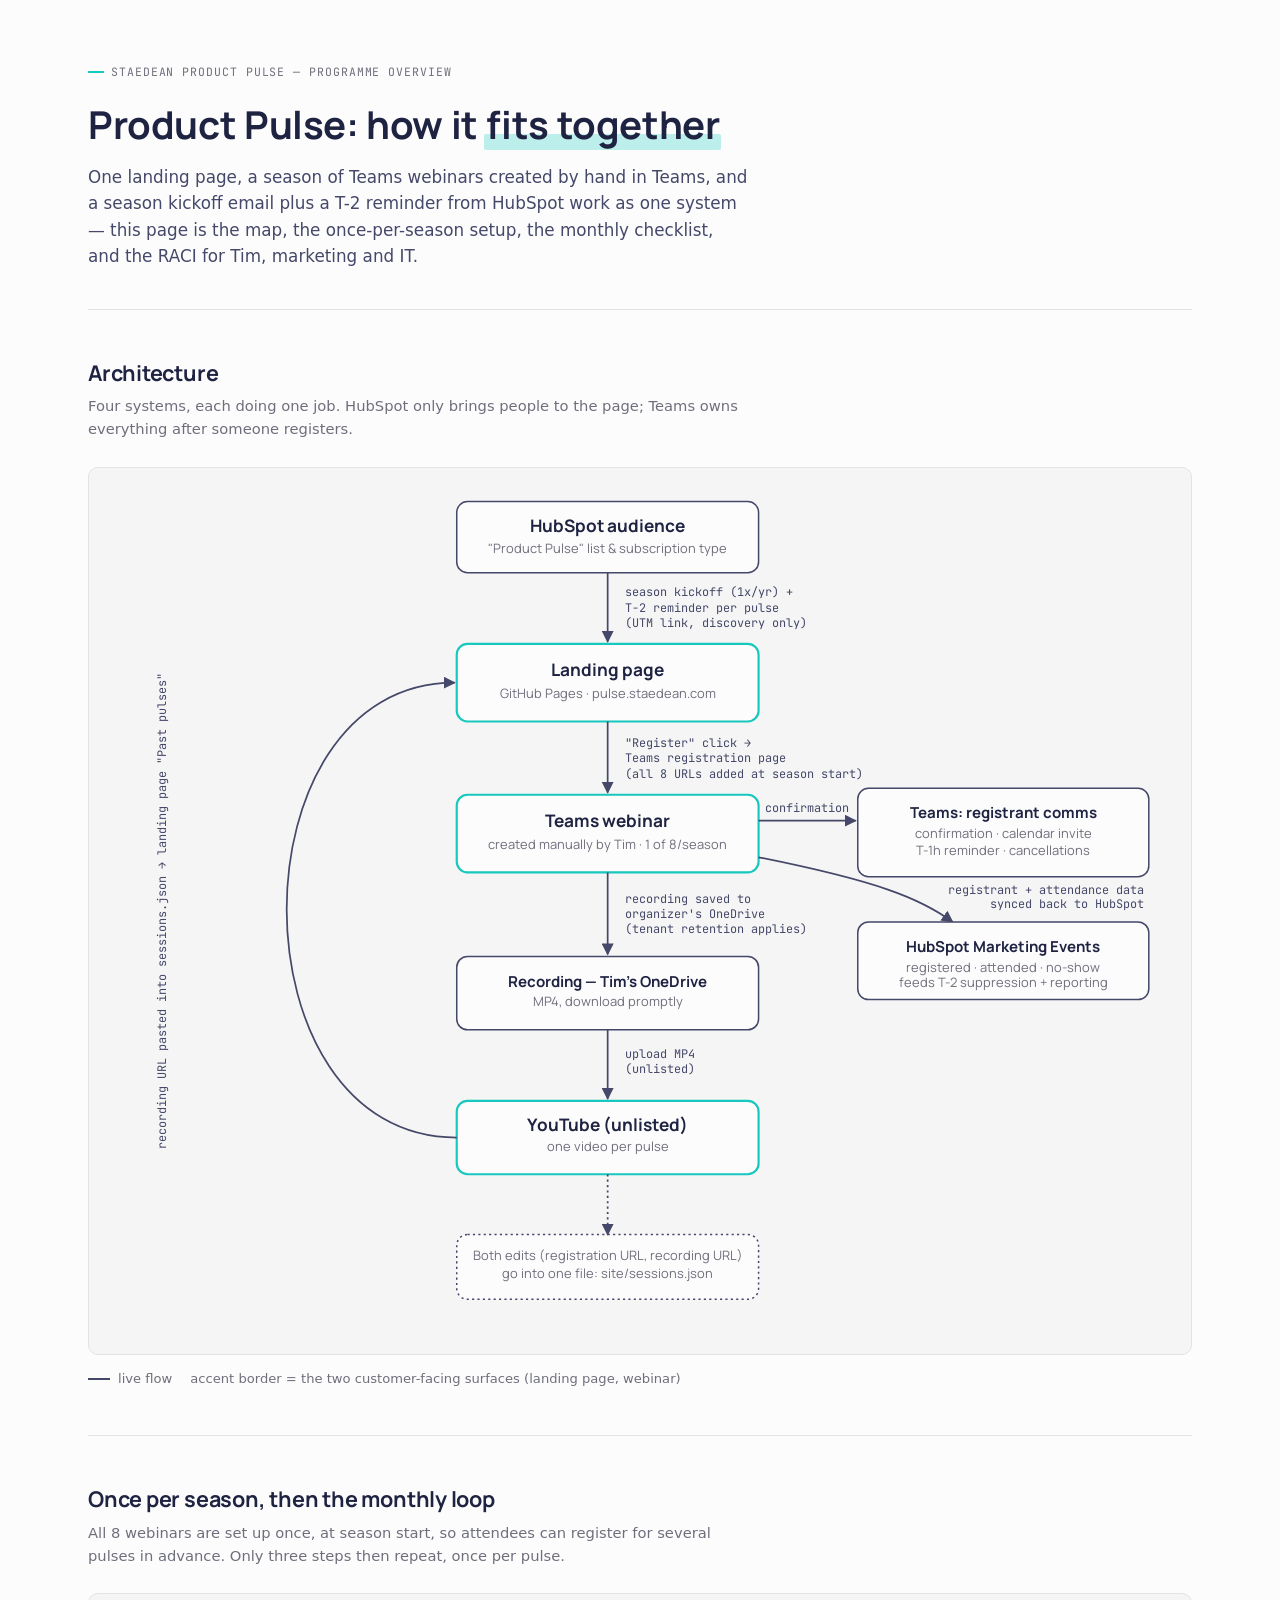
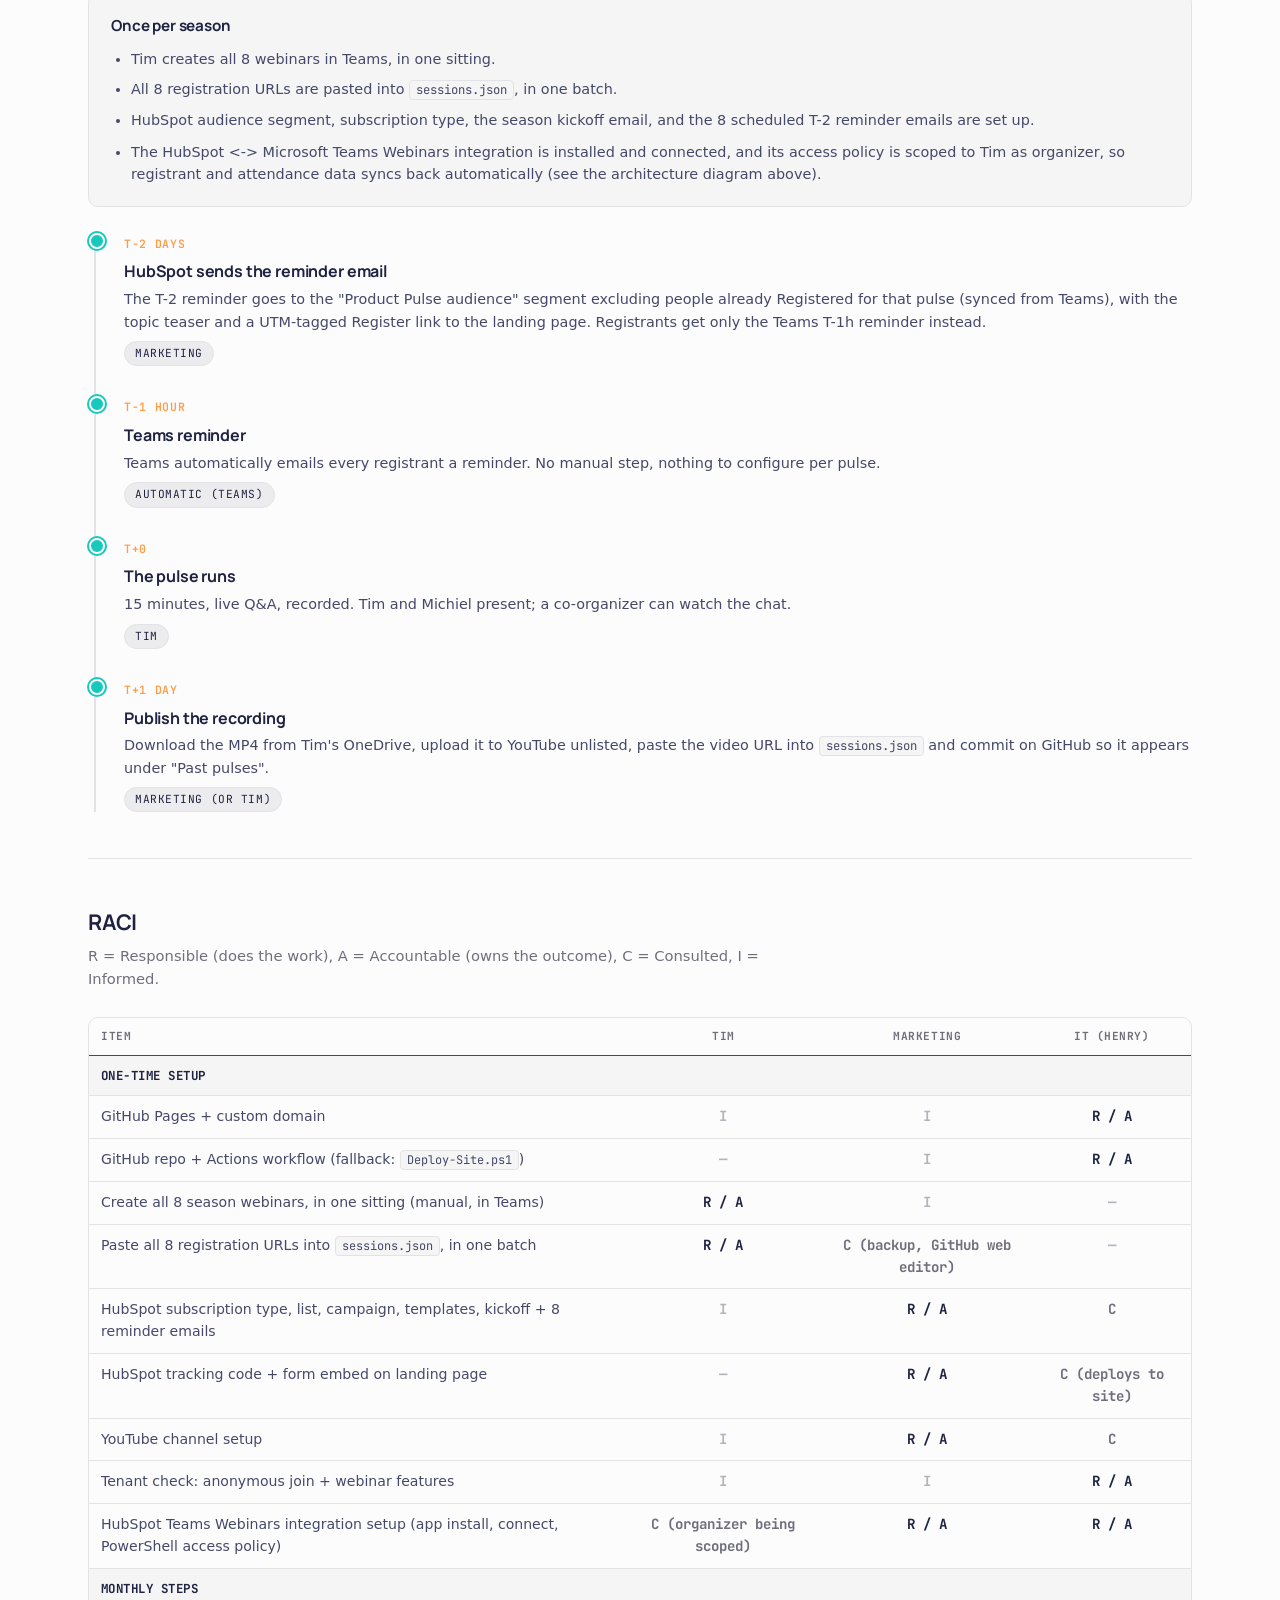
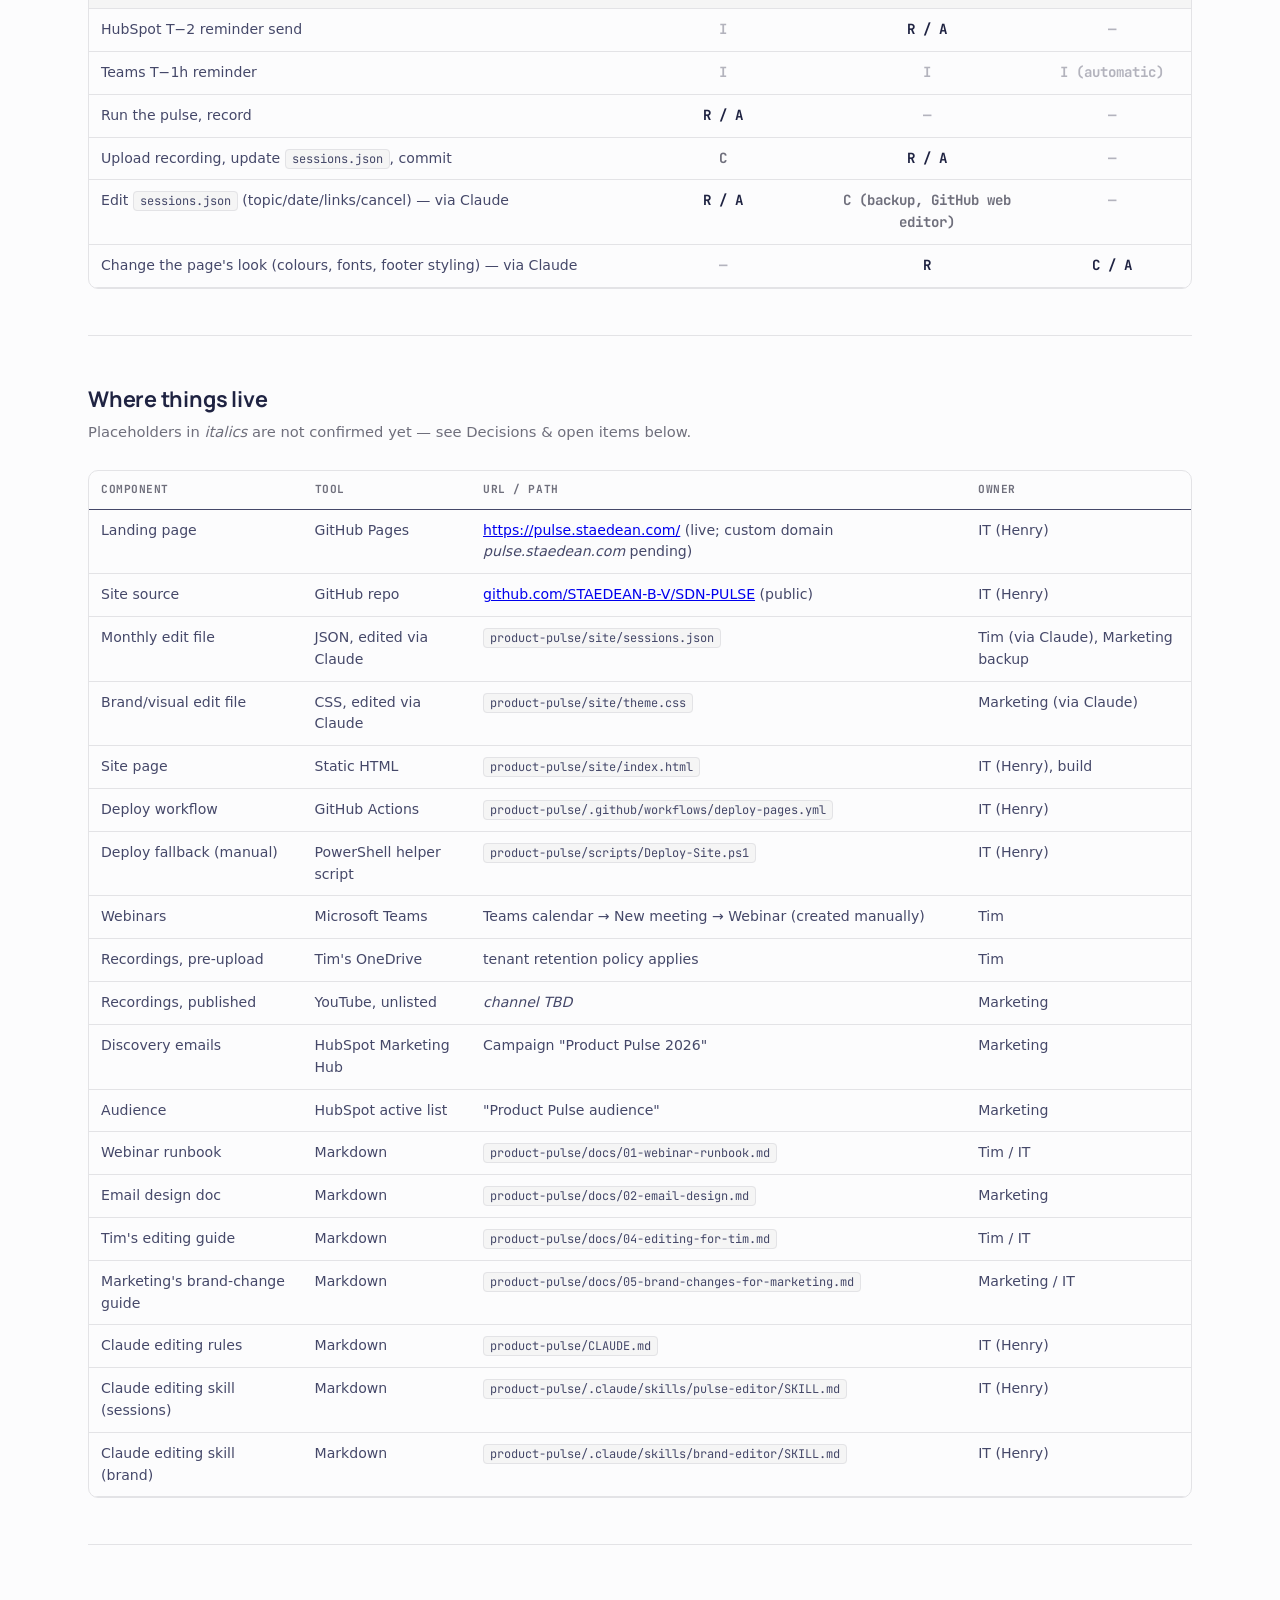
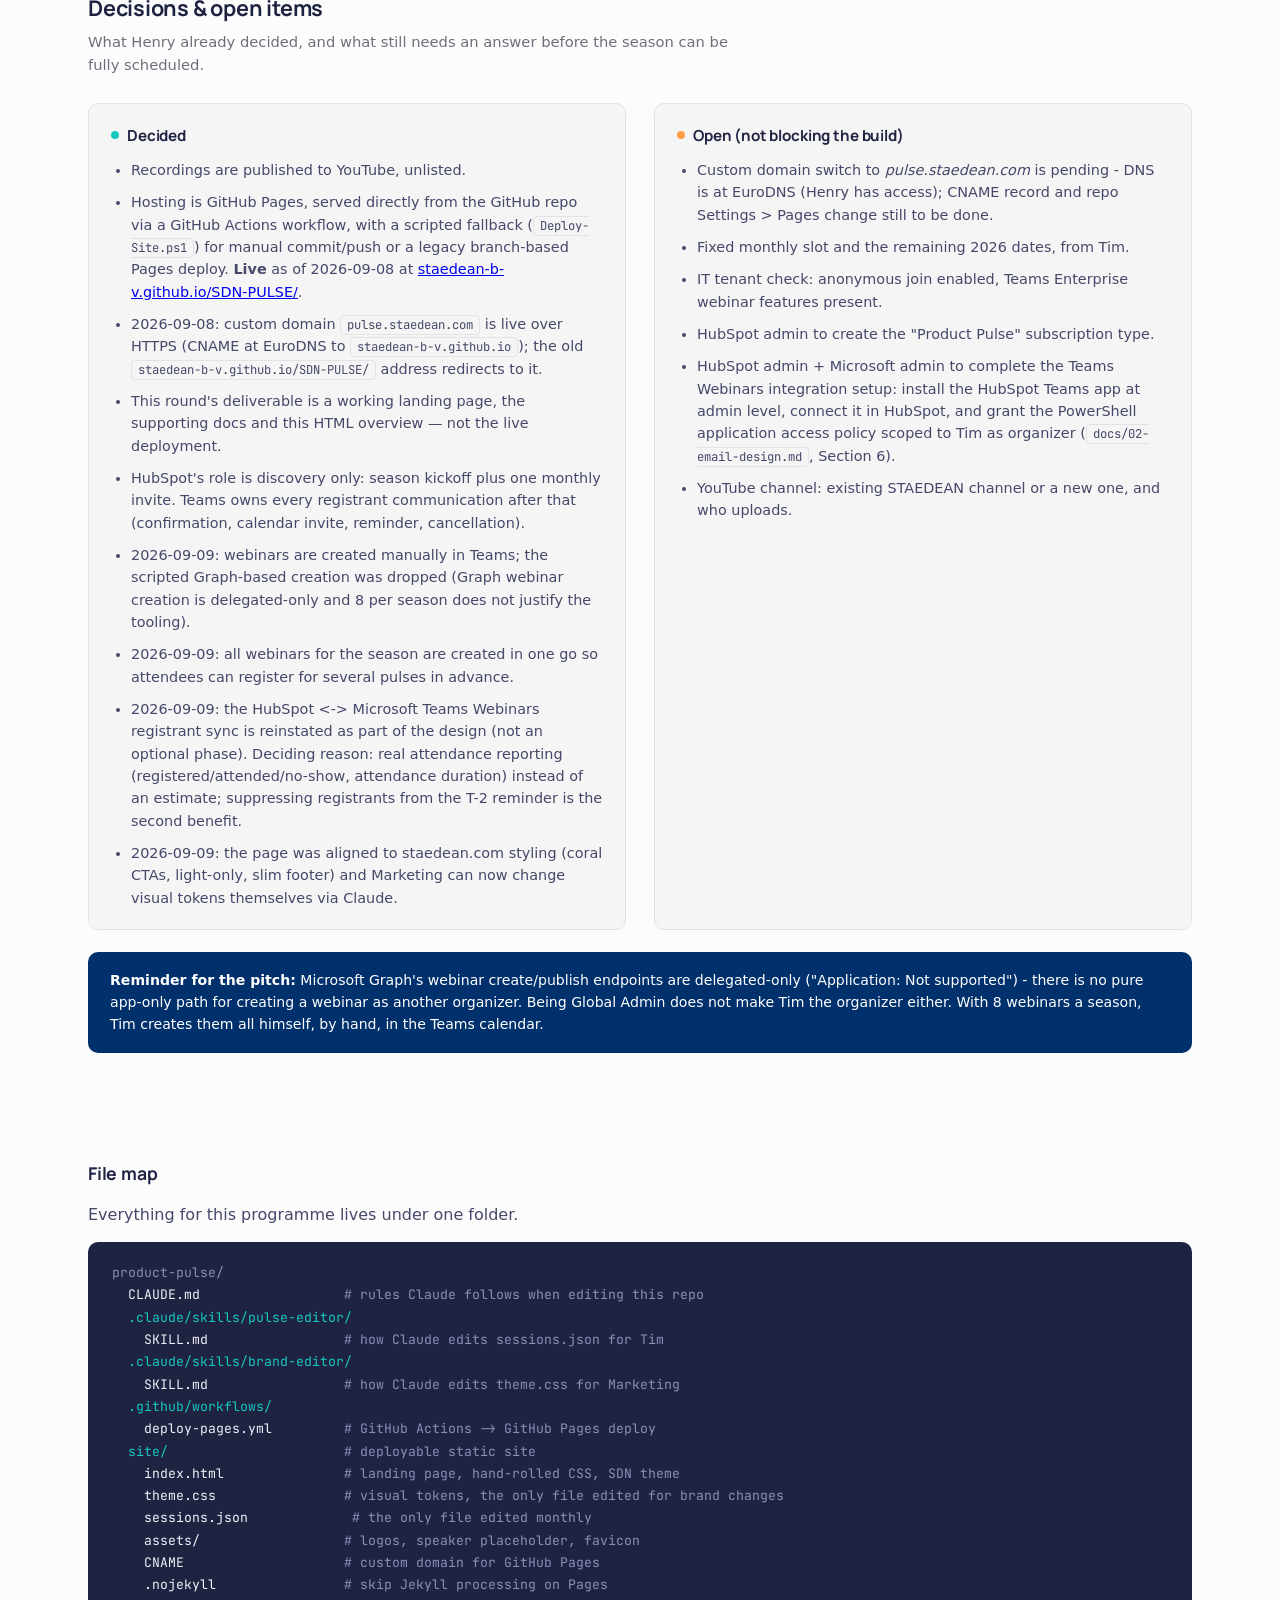
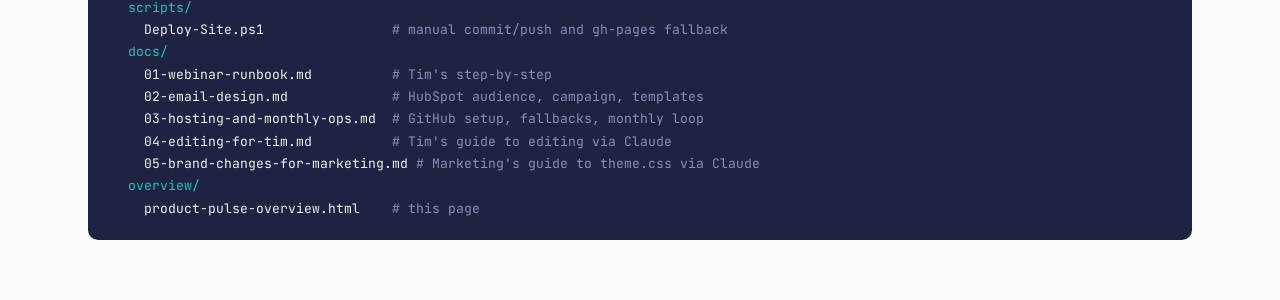
<file: overview/product-pulse-overview.html>
<!DOCTYPE html>
<html lang="en">
<head>
<meta charset="utf-8">
<meta name="viewport" content="width=device-width, initial-scale=1">
<title>Product Pulse: how it fits together</title>

<link rel="preconnect" href="https://fonts.googleapis.com">
<link rel="preconnect" href="https://fonts.gstatic.com" crossorigin>
<link href="https://fonts.googleapis.com/css2?family=Manrope:wght@400;500;600;700;800&family=JetBrains+Mono:wght@400;500&display=swap" rel="stylesheet">

<style>
:root {
  /* STAEDEAN light drop */
  --color-paper:      #fcfcfd;
  --color-paper-2:    #f5f5f5;
  --color-paper-band: #00316c; /* Sapphire */
  --color-ink:        #1f2342; /* Galaxy Black */
  --color-ink-2:      #454869;
  --color-rule:       #e3e3e6;
  --color-rule-2:     #ececee;
  --color-muted:      #6f6f7c;
  --color-neutral:    #b3b3bd;
  --color-accent:     #17c8be; /* Miami Teal */
  --color-accent-2:   #ff9c46; /* Tangerine */
  --color-accent-ink: #1f2342;
  --color-alert:      #fa5a4f;
  --color-focus:      #17c8be;
  --color-support-purple: #6749c9;
  --color-support-pink:   #ff95d2;
  --color-support-sand:   #d7ba94;
  --color-support-teal-d: #008c94;
  --font-display: "Gilroy", "Manrope", system-ui, sans-serif;
  --font-body:    "Aptos", system-ui, "Segoe UI", "Inter", sans-serif;
  --font-mono:    "JetBrains Mono", ui-monospace, "Cascadia Code", monospace;
  --radius-card: 10px;
  --radius-input: 8px;
}

@media (prefers-color-scheme: dark) {
  :root {
    --color-paper:      #1f2342; /* Galaxy Black */
    --color-paper-2:    #262a4d;
    --color-paper-band: #0a4488;
    --color-ink:        #f5f5f7;
    --color-ink-2:      #cfd1e0;
    --color-rule:       #3a3e63;
    --color-rule-2:     #33375a;
    --color-muted:      #a6a8c0;
    --color-neutral:    #6a6e94;
    --color-accent:     #2fe0d5;
    --color-accent-2:   #ffb069;
    --color-accent-ink: #0f1128;
    --color-alert:      #ff7a71;
    --color-focus:      #2fe0d5;
  }
}

* { box-sizing: border-box; }
html, body { overflow-x: clip; }
body {
  margin: 0;
  background: var(--color-paper);
  color: var(--color-ink-2);
  font-family: var(--font-body);
  font-weight: 400;
  line-height: 1.55;
}

.wrap { max-width: 1160px; margin: 0 auto; padding: 0 28px; }

h1, h2, h3, .display { font-family: var(--font-display); color: var(--color-ink); letter-spacing: -0.01em; font-weight: 700; }

.eyebrow {
  font-family: var(--font-mono);
  text-transform: uppercase;
  letter-spacing: 0.08em;
  font-size: 0.72rem;
  color: var(--color-muted);
  display: inline-flex;
  align-items: center;
  gap: 0.6em;
}
.eyebrow::before { content: ""; display: inline-block; width: 1.4em; height: 2px; background: var(--color-accent); }

.h-mark { position: relative; white-space: nowrap; }
.h-mark::after {
  content: ""; position: absolute; left: -0.04em; right: -0.04em;
  bottom: 0.02em; height: 0.42em;
  background: var(--color-accent); opacity: 0.28;
  border-radius: 2px; z-index: -1;
}

header.hero {
  padding: 56px 0 40px;
  border-bottom: 1px solid var(--color-rule);
}
header.hero h1 { font-size: clamp(1.7rem, 3vw, 2.4rem); margin: 14px 0 10px; }
header.hero p.purpose { font-size: 1.05rem; color: var(--color-ink-2); max-width: 62ch; margin: 0; }

section { padding: 46px 0; border-bottom: 1px solid var(--color-rule); }
section:last-of-type { border-bottom: none; }
section h2 { font-size: 1.35rem; margin: 0 0 6px; }
section .lede { color: var(--color-muted); font-size: 0.92rem; margin: 0 0 26px; max-width: 72ch; }

/* Diagram */
.diagram-frame {
  border: 1px solid var(--color-rule);
  border-radius: var(--radius-card);
  background: var(--color-paper-2);
  padding: 12px;
}
.diagram-frame svg { display: block; width: 100%; height: auto; }
.legend { display: flex; flex-wrap: wrap; gap: 18px; margin-top: 14px; font-size: 0.82rem; color: var(--color-muted); }
.legend-item { display: flex; align-items: center; gap: 8px; }
.legend-swatch { width: 22px; height: 2px; background: var(--color-ink-2); display: inline-block; }

/* Timeline */
.timeline { display: flex; flex-direction: column; gap: 0; border-left: 2px solid var(--color-rule); margin-left: 6px; }
.tl-step { position: relative; padding: 0 0 28px 28px; }
.tl-step:last-child { padding-bottom: 0; }
.tl-step::before {
  content: ""; position: absolute; left: -7px; top: 2px;
  width: 12px; height: 12px; border-radius: 50%;
  background: var(--color-accent); border: 2px solid var(--color-paper);
  box-shadow: 0 0 0 2px var(--color-accent);
}
.tl-step .tl-when {
  font-family: var(--font-mono); font-size: 0.72rem; text-transform: uppercase;
  letter-spacing: 0.06em; color: var(--color-accent-2); font-weight: 600;
}
.tl-step h3 { font-size: 1rem; margin: 4px 0 4px; color: var(--color-ink); }
.tl-step p { margin: 0; font-size: 0.9rem; color: var(--color-ink-2); }
.tl-step .tl-owner {
  display: inline-block; margin-top: 8px; font-family: var(--font-mono);
  font-size: 0.7rem; text-transform: uppercase; letter-spacing: 0.05em;
  color: var(--color-ink); background: var(--color-rule-2);
  border: 1px solid var(--color-rule); border-radius: 999px; padding: 3px 10px;
}

/* Tables */
table { width: 100%; border-collapse: collapse; font-size: 0.88rem; }
caption { caption-side: top; text-align: left; font-size: 0.8rem; color: var(--color-muted); margin-bottom: 10px; }
th, td { text-align: left; padding: 10px 12px; border-bottom: 1px solid var(--color-rule); vertical-align: top; }
thead th { font-family: var(--font-mono); text-transform: uppercase; font-size: 0.7rem; letter-spacing: 0.05em; color: var(--color-muted); border-bottom: 1px solid var(--color-ink-2); }
tbody tr:hover { background: var(--color-paper-2); }
.group-row td { font-weight: 700; color: var(--color-ink); background: var(--color-paper-2); font-size: 0.78rem; text-transform: uppercase; letter-spacing: 0.04em; font-family: var(--font-mono); }
.raci-cell { text-align: center; font-family: var(--font-mono); font-weight: 700; }
.raci-r { color: var(--color-accent-ink); }
.raci-a { color: var(--color-ink); }
.raci-c { color: var(--color-muted); }
.raci-i { color: var(--color-neutral); }
.table-scroll { overflow-x: auto; border: 1px solid var(--color-rule); border-radius: var(--radius-card); }
.table-scroll table { min-width: 640px; }
code { font-family: var(--font-mono); font-size: 0.85em; background: var(--color-paper-2); padding: 1px 6px; border-radius: 4px; border: 1px solid var(--color-rule); }

/* Decisions / open items */
.two-col { display: grid; grid-template-columns: 1fr 1fr; gap: 28px; }
@media (max-width: 760px) { .two-col { grid-template-columns: 1fr; } }
.card {
  border: 1px solid var(--color-rule); border-radius: var(--radius-card);
  padding: 20px 22px; background: var(--color-paper-2);
}
.card h3 { margin: 0 0 12px; font-size: 0.95rem; display: flex; align-items: center; gap: 8px; }
.card h3 .dot { width: 8px; height: 8px; border-radius: 50%; }
.card.decisions h3 .dot { background: var(--color-accent); }
.card.open h3 .dot { background: var(--color-accent-2); }
.card ul { margin: 0; padding-left: 20px; }
.card li { margin-bottom: 10px; font-size: 0.9rem; }
.card li:last-child { margin-bottom: 0; }

/* Footer file map */
footer { padding: 46px 0 60px; }
footer h2 { font-size: 1.1rem; }
.filemap {
  font-family: var(--font-mono); font-size: 0.82rem; line-height: 1.7;
  background: var(--color-ink); color: #eef0f7;
  border-radius: var(--radius-card); padding: 20px 24px; overflow-x: auto;
  white-space: pre;
}
@media (prefers-color-scheme: dark) {
  .filemap { background: #0e1026; }
}
.filemap .ws { color: var(--color-accent); }
.filemap .cm { color: #8890b8; }

.band-note {
  background: var(--color-paper-band); color: #fff;
  border-radius: var(--radius-card); padding: 18px 22px; margin-top: 22px;
  font-size: 0.88rem;
}
.band-note strong { color: #fff; }

@media print {
  section { break-inside: avoid; }
}
</style>
</head>
<body>

<div class="wrap">
  <header class="hero">
    <span class="eyebrow">STAEDEAN Product Pulse &mdash; programme overview</span>
    <h1>Product Pulse: how it <span class="h-mark">fits together</span></h1>
    <p class="purpose">One landing page, a season of Teams webinars created by hand in Teams, and a season kickoff email plus a T-2 reminder from HubSpot work as one system &mdash; this page is the map, the once-per-season setup, the monthly checklist, and the RACI for Tim, marketing and IT.</p>
  </header>

  <section id="architecture">
    <h2>Architecture</h2>
    <p class="lede">Four systems, each doing one job. HubSpot only brings people to the page; Teams owns everything after someone registers.</p>
    <div class="diagram-frame">
      <svg viewBox="0 0 1000 800" xmlns="http://www.w3.org/2000/svg" role="img" aria-label="Product Pulse architecture: HubSpot audience receives discovery emails pointing to the landing page; the landing page links to a Teams webinar registration, for webinars Tim creates by hand in Teams; Teams sends confirmations and reminders and stores the recording in Tim's OneDrive; the recording is uploaded to YouTube unlisted and linked back on the landing page's past pulses section; the Teams webinar also syncs registrant, attendee and cancellation data one-way back into HubSpot Marketing Events, feeding the T-2 reminder's suppression segment and the attendance reporting.">
        <defs>
          <marker id="arrow" viewBox="0 0 10 10" refX="9" refY="5" markerWidth="7" markerHeight="7" orient="auto-start-reverse">
            <path d="M0,0 L10,5 L0,10 z" fill="#454869"></path>
          </marker>
        </defs>

        <style>
          .node-box { fill: var(--color-paper); stroke: var(--color-ink-2); stroke-width: 1.4; }
          .node-box.accent { stroke: var(--color-accent); stroke-width: 2; }
          .node-title { fill: var(--color-ink); font-family: Manrope, sans-serif; font-weight: 700; font-size: 16px; }
          .node-sub { fill: var(--color-muted); font-family: Manrope, sans-serif; font-size: 12px; }
          .flow-line { stroke: #454869; stroke-width: 1.6; fill: none; }
          .flow-label { fill: #454869; font-family: "JetBrains Mono", monospace; font-size: 11px; }
        </style>

        <!-- Box A: HubSpot audience -->
        <rect class="node-box" x="330" y="20" width="280" height="66" rx="10"></rect>
        <text class="node-title" x="470" y="48" text-anchor="middle">HubSpot audience</text>
        <text class="node-sub" x="470" y="68" text-anchor="middle">"Product Pulse" list &amp; subscription type</text>

        <!-- Arrow A -> B -->
        <line class="flow-line" x1="470" y1="86" x2="470" y2="150" marker-end="url(#arrow)"></line>
        <text class="flow-label" x="486" y="108">season kickoff (1x/yr) +</text>
        <text class="flow-label" x="486" y="122">T-2 reminder per pulse</text>
        <text class="flow-label" x="486" y="136">(UTM link, discovery only)</text>

        <!-- Box B: Landing page -->
        <rect class="node-box accent" x="330" y="152" width="280" height="72" rx="10"></rect>
        <text class="node-title" x="470" y="182" text-anchor="middle">Landing page</text>
        <text class="node-sub" x="470" y="202" text-anchor="middle">GitHub Pages &middot; pulse.staedean.com</text>

        <!-- Arrow B -> C -->
        <line class="flow-line" x1="470" y1="224" x2="470" y2="290" marker-end="url(#arrow)"></line>
        <text class="flow-label" x="486" y="248">"Register" click &rarr;</text>
        <text class="flow-label" x="486" y="262">Teams registration page</text>
        <text class="flow-label" x="486" y="276">(all 8 URLs added at season start)</text>

        <!-- Box C: Teams webinar registration -->
        <rect class="node-box accent" x="330" y="292" width="280" height="72" rx="10"></rect>
        <text class="node-title" x="470" y="322" text-anchor="middle">Teams webinar</text>
        <text class="node-sub" x="470" y="342" text-anchor="middle">created manually by Tim &middot; 1 of 8/season</text>

        <!-- Arrow C -> D (confirmations) -->
        <line class="flow-line" x1="610" y1="316" x2="700" y2="316" marker-end="url(#arrow)"></line>
        <text class="flow-label" x="616" y="308">confirmation</text>

        <!-- Box D: Teams confirmations/reminders -->
        <rect class="node-box" x="702" y="286" width="270" height="82" rx="10"></rect>
        <text class="node-title" x="837" y="314" text-anchor="middle" style="font-size:14px;">Teams: registrant comms</text>
        <text class="node-sub" x="837" y="332" text-anchor="middle">confirmation &middot; calendar invite</text>
        <text class="node-sub" x="837" y="348" text-anchor="middle">T-1h reminder &middot; cancellations</text>

        <!-- Arrow C -> E (registrant/attendance data synced back to HubSpot) -->
        <path class="flow-line" d="M 610 350 C 720 372, 760 388, 790 410" marker-end="url(#arrow)"></path>
        <text class="flow-label" x="968" y="384" text-anchor="end">registrant + attendance data</text>
        <text class="flow-label" x="968" y="397" text-anchor="end">synced back to HubSpot</text>

        <!-- Box E: HubSpot Marketing Events -->
        <rect class="node-box" x="702" y="410" width="270" height="72" rx="10"></rect>
        <text class="node-title" x="837" y="438" text-anchor="middle" style="font-size:14px;">HubSpot Marketing Events</text>
        <text class="node-sub" x="837" y="456" text-anchor="middle">registered &middot; attended &middot; no-show</text>
        <text class="node-sub" x="837" y="470" text-anchor="middle">feeds T-2 suppression + reporting</text>

        <!-- Arrow C -> F (recording down) -->
        <line class="flow-line" x1="470" y1="364" x2="470" y2="440" marker-end="url(#arrow)"></line>
        <text class="flow-label" x="486" y="392">recording saved to</text>
        <text class="flow-label" x="486" y="406">organizer's OneDrive</text>
        <text class="flow-label" x="486" y="420">(tenant retention applies)</text>

        <!-- Box F: Recording / OneDrive -->
        <rect class="node-box" x="330" y="442" width="280" height="68" rx="10"></rect>
        <text class="node-title" x="470" y="470" text-anchor="middle" style="font-size:14px;">Recording &mdash; Tim's OneDrive</text>
        <text class="node-sub" x="470" y="488" text-anchor="middle">MP4, download promptly</text>

        <!-- Arrow F -> G -->
        <line class="flow-line" x1="470" y1="510" x2="470" y2="574" marker-end="url(#arrow)"></line>
        <text class="flow-label" x="486" y="536">upload MP4</text>
        <text class="flow-label" x="486" y="550">(unlisted)</text>

        <!-- Box G: YouTube unlisted -->
        <rect class="node-box accent" x="330" y="576" width="280" height="68" rx="10"></rect>
        <text class="node-title" x="470" y="604" text-anchor="middle">YouTube (unlisted)</text>
        <text class="node-sub" x="470" y="622" text-anchor="middle">one video per pulse</text>

        <!-- Curved arrow G -> B "Past pulses" -->
        <path class="flow-line" d="M 330 610 C 120 610, 120 188, 328 188" marker-end="url(#arrow)"></path>
        <text class="flow-label" x="60" y="400" transform="rotate(-90 60 400)" text-anchor="middle">recording URL pasted into sessions.json &rarr; landing page "Past pulses"</text>

        <!-- Legend note inside diagram: session file -->
        <rect class="node-box" x="330" y="700" width="280" height="60" rx="10" stroke-dasharray="2 3"></rect>
        <text class="node-sub" x="470" y="724" text-anchor="middle" style="font-size:12px;">Both edits (registration URL, recording URL)</text>
        <text class="node-sub" x="470" y="740" text-anchor="middle" style="font-size:12px;">go into one file: site/sessions.json</text>
        <line class="flow-line" x1="470" y1="644" x2="470" y2="700" marker-end="url(#arrow)" stroke-dasharray="2 3"></line>
      </svg>
    </div>
    <div class="legend">
      <span class="legend-item"><span class="legend-swatch"></span> live flow</span>
      <span class="legend-item">accent border = the two customer-facing surfaces (landing page, webinar)</span>
    </div>
  </section>

  <section id="timeline">
    <h2>Once per season, then the monthly loop</h2>
    <p class="lede">All 8 webinars are set up once, at season start, so attendees can register for several pulses in advance. Only three steps then repeat, once per pulse.</p>
    <div class="card" style="margin-bottom: 24px;">
      <h3 style="margin-bottom:10px;">Once per season</h3>
      <ul style="margin:0; padding-left: 20px; font-size: 0.9rem;">
        <li style="margin-bottom:8px;">Tim creates all 8 webinars in Teams, in one sitting.</li>
        <li style="margin-bottom:8px;">All 8 registration URLs are pasted into <code>sessions.json</code>, in one batch.</li>
        <li>HubSpot audience segment, subscription type, the season kickoff email, and the 8 scheduled T-2 reminder emails are set up.</li>
        <li>The HubSpot &lt;-&gt; Microsoft Teams Webinars integration is installed and connected, and its access policy is scoped to Tim as organizer, so registrant and attendance data syncs back automatically (see the architecture diagram above).</li>
      </ul>
    </div>
    <div class="timeline">
      <div class="tl-step">
        <span class="tl-when">T&minus;2 days</span>
        <h3>HubSpot sends the reminder email</h3>
        <p>The T-2 reminder goes to the "Product Pulse audience" segment excluding people already Registered for that pulse (synced from Teams), with the topic teaser and a UTM-tagged Register link to the landing page. Registrants get only the Teams T-1h reminder instead.</p>
        <span class="tl-owner">Marketing</span>
      </div>
      <div class="tl-step">
        <span class="tl-when">T&minus;1 hour</span>
        <h3>Teams reminder</h3>
        <p>Teams automatically emails every registrant a reminder. No manual step, nothing to configure per pulse.</p>
        <span class="tl-owner">Automatic (Teams)</span>
      </div>
      <div class="tl-step">
        <span class="tl-when">T&plus;0</span>
        <h3>The pulse runs</h3>
        <p>15 minutes, live Q&amp;A, recorded. Tim and Michiel present; a co-organizer can watch the chat.</p>
        <span class="tl-owner">Tim</span>
      </div>
      <div class="tl-step">
        <span class="tl-when">T&plus;1 day</span>
        <h3>Publish the recording</h3>
        <p>Download the MP4 from Tim's OneDrive, upload it to YouTube unlisted, paste the video URL into <code>sessions.json</code> and commit on GitHub so it appears under "Past pulses".</p>
        <span class="tl-owner">Marketing (or Tim)</span>
      </div>
    </div>
  </section>

  <section id="raci">
    <h2>RACI</h2>
    <p class="lede">R = Responsible (does the work), A = Accountable (owns the outcome), C = Consulted, I = Informed.</p>
    <div class="table-scroll">
      <table>
        <thead>
          <tr><th>Item</th><th class="raci-cell">Tim</th><th class="raci-cell">Marketing</th><th class="raci-cell">IT (Henry)</th></tr>
        </thead>
        <tbody>
          <tr class="group-row"><td colspan="4">One-time setup</td></tr>
          <tr><td>GitHub Pages + custom domain</td><td class="raci-cell raci-i">I</td><td class="raci-cell raci-i">I</td><td class="raci-cell raci-a">R / A</td></tr>
          <tr><td>GitHub repo + Actions workflow (fallback: <code>Deploy-Site.ps1</code>)</td><td class="raci-cell raci-i">&mdash;</td><td class="raci-cell raci-i">I</td><td class="raci-cell raci-a">R / A</td></tr>
          <tr><td>Create all 8 season webinars, in one sitting (manual, in Teams)</td><td class="raci-cell raci-a">R / A</td><td class="raci-cell raci-i">I</td><td class="raci-cell raci-i">&mdash;</td></tr>
          <tr><td>Paste all 8 registration URLs into <code>sessions.json</code>, in one batch</td><td class="raci-cell raci-a">R / A</td><td class="raci-cell raci-c">C (backup, GitHub web editor)</td><td class="raci-cell raci-i">&mdash;</td></tr>
          <tr><td>HubSpot subscription type, list, campaign, templates, kickoff + 8 reminder emails</td><td class="raci-cell raci-i">I</td><td class="raci-cell raci-a">R / A</td><td class="raci-cell raci-c">C</td></tr>
          <tr><td>HubSpot tracking code + form embed on landing page</td><td class="raci-cell raci-i">&mdash;</td><td class="raci-cell raci-a">R / A</td><td class="raci-cell raci-c">C (deploys to site)</td></tr>
          <tr><td>YouTube channel setup</td><td class="raci-cell raci-i">I</td><td class="raci-cell raci-a">R / A</td><td class="raci-cell raci-c">C</td></tr>
          <tr><td>Tenant check: anonymous join + webinar features</td><td class="raci-cell raci-i">I</td><td class="raci-cell raci-i">I</td><td class="raci-cell raci-a">R / A</td></tr>
          <tr><td>HubSpot Teams Webinars integration setup (app install, connect, PowerShell access policy)</td><td class="raci-cell raci-c">C (organizer being scoped)</td><td class="raci-cell raci-a">R / A</td><td class="raci-cell raci-a">R / A</td></tr>
          <tr class="group-row"><td colspan="4">Monthly steps</td></tr>
          <tr><td>HubSpot T&minus;2 reminder send</td><td class="raci-cell raci-i">I</td><td class="raci-cell raci-a">R / A</td><td class="raci-cell raci-i">&mdash;</td></tr>
          <tr><td>Teams T&minus;1h reminder</td><td class="raci-cell raci-i">I</td><td class="raci-cell raci-i">I</td><td class="raci-cell raci-i">I (automatic)</td></tr>
          <tr><td>Run the pulse, record</td><td class="raci-cell raci-a">R / A</td><td class="raci-cell raci-i">&mdash;</td><td class="raci-cell raci-i">&mdash;</td></tr>
          <tr><td>Upload recording, update <code>sessions.json</code>, commit</td><td class="raci-cell raci-c">C</td><td class="raci-cell raci-a">R / A</td><td class="raci-cell raci-i">&mdash;</td></tr>
          <tr><td>Edit <code>sessions.json</code> (topic/date/links/cancel) &mdash; via Claude</td><td class="raci-cell raci-a">R / A</td><td class="raci-cell raci-c">C (backup, GitHub web editor)</td><td class="raci-cell raci-i">&mdash;</td></tr>
          <tr><td>Change the page's look (colours, fonts, footer styling) &mdash; via Claude</td><td class="raci-cell raci-i">&mdash;</td><td class="raci-cell raci-a">R</td><td class="raci-cell raci-a">C / A</td></tr>
        </tbody>
      </table>
    </div>
  </section>

  <section id="where">
    <h2>Where things live</h2>
    <p class="lede">Placeholders in <em>italics</em> are not confirmed yet &mdash; see Decisions &amp; open items below.</p>
    <div class="table-scroll">
      <table>
        <thead>
          <tr><th>Component</th><th>Tool</th><th>URL / path</th><th>Owner</th></tr>
        </thead>
        <tbody>
          <tr><td>Landing page</td><td>GitHub Pages</td><td><a href="https://pulse.staedean.com/">https://pulse.staedean.com/</a> (live; custom domain <em>pulse.staedean.com</em> pending)</td><td>IT (Henry)</td></tr>
          <tr><td>Site source</td><td>GitHub repo</td><td><a href="https://github.com/STAEDEAN-B-V/SDN-PULSE">github.com/STAEDEAN-B-V/SDN-PULSE</a> (public)</td><td>IT (Henry)</td></tr>
          <tr><td>Monthly edit file</td><td>JSON, edited via Claude</td><td><code>product-pulse/site/sessions.json</code></td><td>Tim (via Claude), Marketing backup</td></tr>
          <tr><td>Brand/visual edit file</td><td>CSS, edited via Claude</td><td><code>product-pulse/site/theme.css</code></td><td>Marketing (via Claude)</td></tr>
          <tr><td>Site page</td><td>Static HTML</td><td><code>product-pulse/site/index.html</code></td><td>IT (Henry), build</td></tr>
          <tr><td>Deploy workflow</td><td>GitHub Actions</td><td><code>product-pulse/.github/workflows/deploy-pages.yml</code></td><td>IT (Henry)</td></tr>
          <tr><td>Deploy fallback (manual)</td><td>PowerShell helper script</td><td><code>product-pulse/scripts/Deploy-Site.ps1</code></td><td>IT (Henry)</td></tr>
          <tr><td>Webinars</td><td>Microsoft Teams</td><td>Teams calendar &rarr; New meeting &rarr; Webinar (created manually)</td><td>Tim</td></tr>
          <tr><td>Recordings, pre-upload</td><td>Tim's OneDrive</td><td>tenant retention policy applies</td><td>Tim</td></tr>
          <tr><td>Recordings, published</td><td>YouTube, unlisted</td><td><em>channel TBD</em></td><td>Marketing</td></tr>
          <tr><td>Discovery emails</td><td>HubSpot Marketing Hub</td><td>Campaign "Product Pulse 2026"</td><td>Marketing</td></tr>
          <tr><td>Audience</td><td>HubSpot active list</td><td>"Product Pulse audience"</td><td>Marketing</td></tr>
          <tr><td>Webinar runbook</td><td>Markdown</td><td><code>product-pulse/docs/01-webinar-runbook.md</code></td><td>Tim / IT</td></tr>
          <tr><td>Email design doc</td><td>Markdown</td><td><code>product-pulse/docs/02-email-design.md</code></td><td>Marketing</td></tr>
          <tr><td>Tim's editing guide</td><td>Markdown</td><td><code>product-pulse/docs/04-editing-for-tim.md</code></td><td>Tim / IT</td></tr>
          <tr><td>Marketing's brand-change guide</td><td>Markdown</td><td><code>product-pulse/docs/05-brand-changes-for-marketing.md</code></td><td>Marketing / IT</td></tr>
          <tr><td>Claude editing rules</td><td>Markdown</td><td><code>product-pulse/CLAUDE.md</code></td><td>IT (Henry)</td></tr>
          <tr><td>Claude editing skill (sessions)</td><td>Markdown</td><td><code>product-pulse/.claude/skills/pulse-editor/SKILL.md</code></td><td>IT (Henry)</td></tr>
          <tr><td>Claude editing skill (brand)</td><td>Markdown</td><td><code>product-pulse/.claude/skills/brand-editor/SKILL.md</code></td><td>IT (Henry)</td></tr>
        </tbody>
      </table>
    </div>
  </section>

  <section id="decisions">
    <h2>Decisions &amp; open items</h2>
    <p class="lede">What Henry already decided, and what still needs an answer before the season can be fully scheduled.</p>
    <div class="two-col">
      <div class="card decisions">
        <h3><span class="dot"></span>Decided</h3>
        <ul>
          <li>Recordings are published to YouTube, unlisted.</li>
          <li>Hosting is GitHub Pages, served directly from the GitHub repo via a GitHub Actions workflow, with a scripted fallback (<code>Deploy-Site.ps1</code>) for manual commit/push or a legacy branch-based Pages deploy. <strong>Live</strong> as of 2026-09-08 at <a href="https://pulse.staedean.com/">staedean-b-v.github.io/SDN-PULSE/</a>.</li>
          <li>2026-09-08: custom domain <code>pulse.staedean.com</code> is live over HTTPS (CNAME at EuroDNS to <code>staedean-b-v.github.io</code>); the old <code>staedean-b-v.github.io/SDN-PULSE/</code> address redirects to it.</li>
          <li>This round's deliverable is a working landing page, the supporting docs and this HTML overview &mdash; not the live deployment.</li>
          <li>HubSpot's role is discovery only: season kickoff plus one monthly invite. Teams owns every registrant communication after that (confirmation, calendar invite, reminder, cancellation).</li>
          <li>2026-09-09: webinars are created manually in Teams; the scripted Graph-based creation was dropped (Graph webinar creation is delegated-only and 8 per season does not justify the tooling).</li>
          <li>2026-09-09: all webinars for the season are created in one go so attendees can register for several pulses in advance.</li>
          <li>2026-09-09: the HubSpot &lt;-&gt; Microsoft Teams Webinars registrant sync is reinstated as part of the design (not an optional phase). Deciding reason: real attendance reporting (registered/attended/no-show, attendance duration) instead of an estimate; suppressing registrants from the T-2 reminder is the second benefit.</li>
          <li>2026-09-09: the page was aligned to staedean.com styling (coral CTAs, light-only, slim footer) and Marketing can now change visual tokens themselves via Claude.</li>
        </ul>
      </div>
      <div class="card open">
        <h3><span class="dot"></span>Open (not blocking the build)</h3>
        <ul>
          <li>Custom domain switch to <em>pulse.staedean.com</em> is pending - DNS is at EuroDNS (Henry has access); CNAME record and repo Settings > Pages change still to be done.</li>
          <li>Fixed monthly slot and the remaining 2026 dates, from Tim.</li>
          <li>IT tenant check: anonymous join enabled, Teams Enterprise webinar features present.</li>
          <li>HubSpot admin to create the "Product Pulse" subscription type.</li>
          <li>HubSpot admin + Microsoft admin to complete the Teams Webinars integration setup: install the HubSpot Teams app at admin level, connect it in HubSpot, and grant the PowerShell application access policy scoped to Tim as organizer (<code>docs/02-email-design.md</code>, Section 6).</li>
          <li>YouTube channel: existing STAEDEAN channel or a new one, and who uploads.</li>
        </ul>
      </div>
    </div>
    <div class="band-note">
      <strong>Reminder for the pitch:</strong> Microsoft Graph's webinar create/publish endpoints are delegated-only ("Application: Not supported") - there is no pure app-only path for creating a webinar as another organizer. Being Global Admin does not make Tim the organizer either. With 8 webinars a season, Tim creates them all himself, by hand, in the Teams calendar.
    </div>
  </section>

  <footer>
    <h2>File map</h2>
    <p class="lede" style="margin-bottom:14px;">Everything for this programme lives under one folder.</p>
    <div class="filemap"><span class="cm">product-pulse/</span>
  CLAUDE.md                  <span class="cm"># rules Claude follows when editing this repo</span>
  <span class="ws">.claude/skills/pulse-editor/</span>
    SKILL.md                 <span class="cm"># how Claude edits sessions.json for Tim</span>
  <span class="ws">.claude/skills/brand-editor/</span>
    SKILL.md                 <span class="cm"># how Claude edits theme.css for Marketing</span>
  <span class="ws">.github/workflows/</span>
    deploy-pages.yml         <span class="cm"># GitHub Actions -&gt; GitHub Pages deploy</span>
  <span class="ws">site/</span>                      <span class="cm"># deployable static site</span>
    index.html               <span class="cm"># landing page, hand-rolled CSS, SDN theme</span>
    theme.css                <span class="cm"># visual tokens, the only file edited for brand changes</span>
    sessions.json             <span class="cm"># the only file edited monthly</span>
    assets/                  <span class="cm"># logos, speaker placeholder, favicon</span>
    CNAME                    <span class="cm"># custom domain for GitHub Pages</span>
    .nojekyll                <span class="cm"># skip Jekyll processing on Pages</span>
  <span class="ws">scripts/</span>
    Deploy-Site.ps1                <span class="cm"># manual commit/push and gh-pages fallback</span>
  <span class="ws">docs/</span>
    01-webinar-runbook.md          <span class="cm"># Tim's step-by-step</span>
    02-email-design.md             <span class="cm"># HubSpot audience, campaign, templates</span>
    03-hosting-and-monthly-ops.md  <span class="cm"># GitHub setup, fallbacks, monthly loop</span>
    04-editing-for-tim.md          <span class="cm"># Tim's guide to editing via Claude</span>
    05-brand-changes-for-marketing.md <span class="cm"># Marketing's guide to theme.css via Claude</span>
  <span class="ws">overview/</span>
    product-pulse-overview.html    <span class="cm"># this page</span></div>
  </footer>
</div>

</body>
</html>
</file>
<file: site/theme.css>
/* ==================================================================
   Product Pulse — brand tokens (Marketing's edit surface)
   ------------------------------------------------------------------
   This file controls how the page LOOKS: colours, fonts, spacing and
   corner radii. Changing a value below is safe — it cannot break the
   page layout or its logic.

   Do NOT add CSS rules here. This file holds custom-property (--token)
   declarations only, inside the single :root block. New selectors,
   media queries or component rules belong in site/index.html's inline
   <style> block and need Henry's review.

   Full guide with worked examples: docs/05-brand-changes-for-marketing.md
   ================================================================== */

:root {

  /* ---------------------------------------------------------------
     Brand colours
     Source of truth: staedean.com (inspected live, 2026-09-09).
     --------------------------------------------------------------- */
  --color-teal:   #17C8BE; /* Miami Teal — logo + small accent marks (eyebrow dash) ONLY. Never a button colour. */
  --color-navy:   #1F2342; /* Galaxy Black / navy — headings, dark bands, footer text */
  --color-coral:  #FA5A4F; /* Coral — default link colour and the darker stop of the primary-button gradient */
  --color-coral-2: #FC8659; /* Coral-orange — the lighter stop of the primary-button gradient */

  /* ---------------------------------------------------------------
     Page and bands
     --------------------------------------------------------------- */
  --color-paper:      #FFFFFF; /* Page background (body, all light sections) */
  --color-paper-2:    #F6F6F9; /* Very light near-white used for alternating sections (Speaker, Past pulses) so they read as a distinct block without a hard colour change */
  --color-paper-band: #1F2342; /* Background of the "Never miss a pulse" band — same navy as the hero/footer bands (staedean.com uses one dark navy, not a separate blue) */

  --band-bg:    #1F2342; /* Full-bleed dark band background — hero header */
  --band-bg-2:  #262B4D; /* Slightly lighter navy — the "next pulse" date tile sitting on the hero band */
  --band-ink:   #FFFFFF; /* Headings on a dark band */
  --band-ink-2: #C7CBDE; /* Secondary/body text on a dark band (hero subtext, tile time, band eyebrows) */
  --band-rule:  #3A3F63; /* Hairline dividers on a dark band (inside the date tile, above footer-style rules on dark sections) */

  /* ---------------------------------------------------------------
     Text
     --------------------------------------------------------------- */
  --color-ink:    #1F2342; /* Headings (H1/H2/H3) on light backgrounds */
  --color-ink-2:  #15295A; /* Body copy colour — paragraphs, teasers, list text */
  --color-muted:  #5B6478; /* Muted/secondary text — meta lines, captions, placeholder notes */
  --color-rule:   #E4E6ED; /* Hairline border colour on light backgrounds (card borders, section dividers) */
  --color-alert:  #FA5A4F; /* "Cancelled" badge text/border — reuses brand coral, no separate error red on this page */
  --color-focus:  #FA5A4F; /* Keyboard focus ring colour. Coral (not teal) so the ring stays clearly visible on both the white page and the dark navy bands — verified >=3:1 contrast in both cases */

  /* ---------------------------------------------------------------
     Buttons and links
     --------------------------------------------------------------- */
  --btn-primary-bg:     linear-gradient(135deg, #FC8659, #FA5A4F); /* Register buttons — the coral fill, same two-stop gradient as staedean.com */
  --btn-primary-color:  #FFFFFF; /* Register button text colour (white on the coral gradient) */

  /* ---------------------------------------------------------------
     Shape and spacing
     --------------------------------------------------------------- */
  --radius-card:  8px;   /* Corner radius for cards/panels: speaker cards, past-pulse cards, the subscribe form panel */
  --radius-input: 4px;   /* Corner radius for buttons and form inputs — matches staedean.com's flat 4px buttons */
  --radius-pill:  999px; /* Fully-rounded shape for the small "Cancelled" badge */
  --shell:        1240px; /* Max width of the centred page content — matches staedean.com's container width */

  /* ---------------------------------------------------------------
     Type
     --------------------------------------------------------------- */
  --font-display: "Gilroy SemiBold", "Helvetica Neue", Arial, sans-serif; /* Headings and the big date-tile numerals */
  --font-body:    "Gilroy Medium", "Helvetica Neue", Arial, sans-serif; /* Body copy, buttons, everything else */
  --font-mono:    "JetBrains Mono", ui-monospace, "Cascadia Code", monospace; /* Small uppercase labels (eyebrows, meta lines) */

  --body-font-size:   14px;    /* Base paragraph size — matches staedean.com's body copy */
  --body-line-height: 24.5px;  /* Paragraph line height — 175% of 14px, matches staedean.com */
  --eyebrow-letter-spacing: 2.88px; /* Letter-spacing on the small uppercase labels above each heading */

  --ease-out: cubic-bezier(0.16, 1, 0.3, 1); /* Animation easing for hover/reveal transitions */
  --dur-fast: 160ms; /* Fast transition duration (hover states) */
  --dur-base: 240ms; /* Base transition duration (reveal-on-scroll, card borders) */
}
</file>
